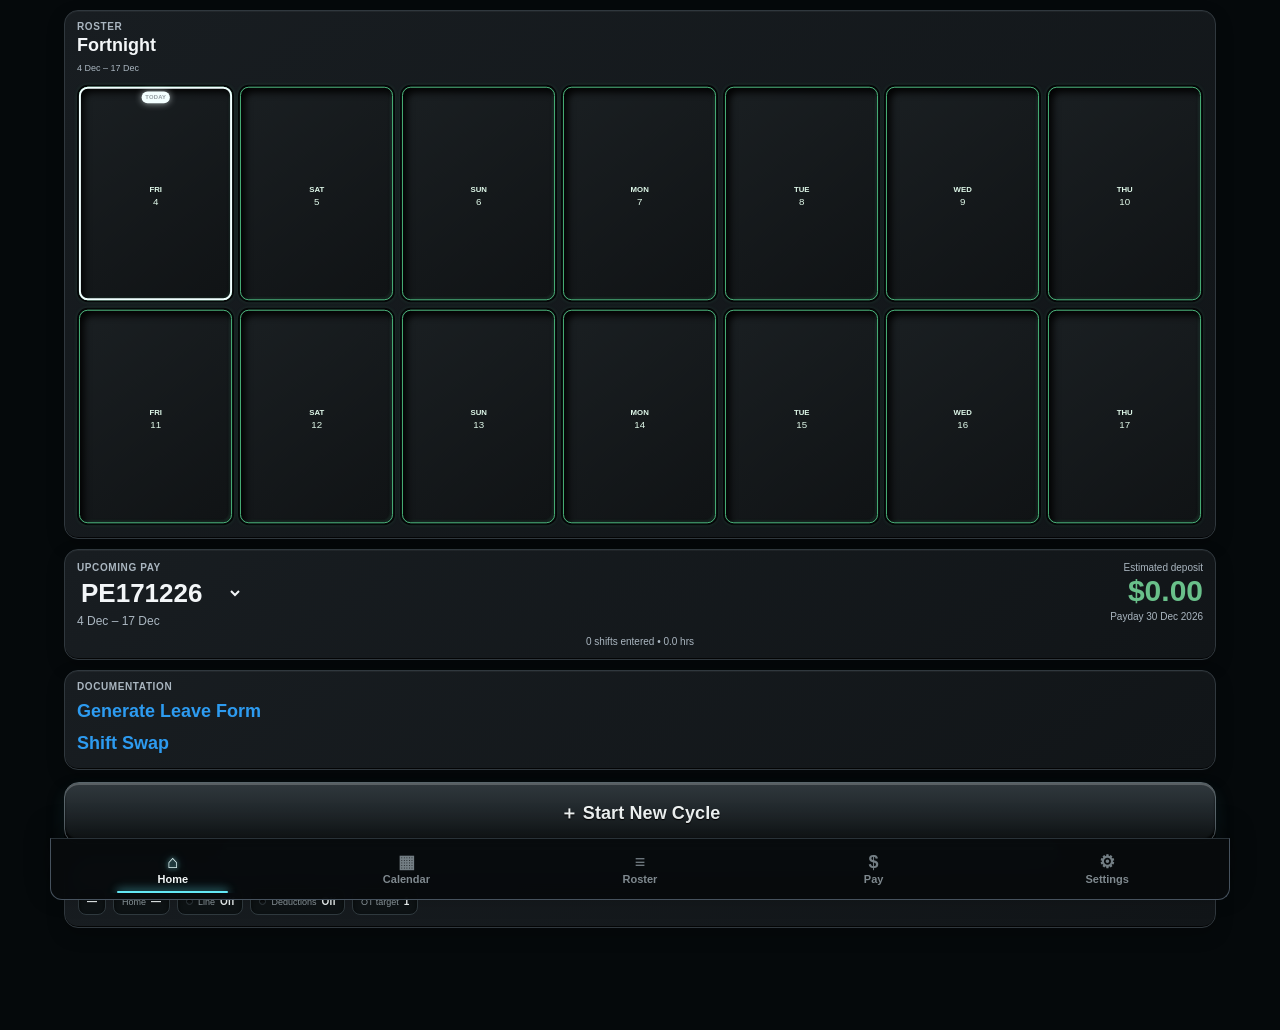
<file: index.html>
<!DOCTYPE html>

<html lang="en">
<head>
<meta charset="utf-8"/>
<meta content="width=device-width,initial-scale=1,viewport-fit=cover" name="viewport"/>
<meta content="yes" name="apple-mobile-web-app-capable"/>
<meta content="ShiftMate" name="apple-mobile-web-app-title"/>
<meta content="black-translucent" name="apple-mobile-web-app-status-bar-style"/>
<title>ShiftMate</title>
<link href="styles.css?v=3.1.9-roster-time-fix" rel="stylesheet"/>
<link href="apple-touch-icon.png?v=3.1.9-roster-time-fix" rel="apple-touch-icon"/>
<link href="manifest.json?v=3.1.9-roster-time-fix" rel="manifest"/>
<meta content="#05090b" name="theme-color"/>
</head>
<body>

<div class="app-shell">
<main>
<section class="screen active" id="home">
<div class="card upcoming-card fortnight-card">
<div class="upcoming-head fortnight-head"><div><span class="eyebrow">Roster</span><h2>Fortnight</h2><small class="field-note" id="homeFortnightRange"></small></div></div>
<div aria-label="Fourteen day roster" class="week-strip fortnight-strip" id="homeWeekStrip"></div>
</div>
<div class="card current-card">
<div><span class="eyebrow">Upcoming pay</span><select aria-label="Select pay cycle" class="home-pe-select" id="homeCycleSelect"></select><small class="cycle-range-sub" id="homeCycleRange">—</small></div>
<div class="home-net"><span>Estimated deposit</span><strong id="homeNet">$0.00</strong><small id="homeCurrentPayday">Payday —</small></div>
<div class="home-roster-status" id="homeRosterStatus">0 shifts entered • 0.0 hrs</div>
</div>
<div class="card home-doc-card"><span class="eyebrow">Documentation</span><div class="home-doc-actions"><button aria-label="Generate leave form" class="home-doc-link" id="homeGenerateLeave" type="button">Generate Leave Form</button><button aria-label="Generate shift swap form" class="home-doc-link" id="homeGenerateSwap" type="button">Shift Swap</button></div></div>
<div style="margin-bottom:12px"><button class="primary home-new-cycle" id="homeNewCycle" type="button">＋ Start New Cycle</button></div>
<button aria-label="Open settings" class="card home-settings-summary" id="homeSettingsSummary" type="button"><span class="eyebrow">Active settings</span><div class="home-settings-chips" id="homeSettingsChips"></div></button>
</section>
<section class="screen" id="roster">
<div class="card">
<div class="screen-heading">
<div><span class="eyebrow">Roster</span><h2 id="rosterRange">Fortnight</h2></div>
<button class="ghost" id="clearRoster">Clear shifts</button>
</div>
<div class="roster-period-control">
<label>Period End<input id="periodEndDate" type="date"/></label>
<input id="startDate" type="hidden"/>
</div>
</div>
<div class="day-list" id="dayList"></div>
<div class="card roster-complete">
<span class="eyebrow">Current estimate</span>
<div class="roster-summary">
<div><span>Gross</span><strong id="rosterGross">$0.00</strong></div>
<div><span>Tax</span><strong id="rosterTax">$0.00</strong></div>
<div class="roster-net"><span>Estimated deposit</span><strong id="rosterNet">$0.00</strong></div>
<div><span>Hours</span><strong id="rosterHours">0.0</strong></div>
</div>
<div class="action-grid roster-actions">
<button class="primary" id="rosterSaveCycle">Save Pay Cycle</button>
<button class="secondary" id="rosterNewCycle">Start Next Pay Cycle</button>
</div>
</div>
</section>
<section class="screen calendar-screen" id="calendar">
<div class="card calendar-card calendar-scroll-card">
<div class="calendar-fixed-head">
<div class="calendar-scroll-head">
<div><span class="eyebrow">Roster calendar</span><h2>Calendar</h2></div>
<div class="calendar-head-actions"><button class="secondary compact-button" id="calendarOtCompare" type="button">Compare OT</button><button class="secondary compact-button" id="shareRoster" type="button">Share Roster</button></div>
</div>
<div aria-label="Calendar legend" class="calendar-legend">
<span class="legend-swatch solid"></span><span>Actual</span>
<span class="legend-swatch outline"></span><span>Projected</span>
<span class="legend-stars legend-good">☆</span><span>Good</span>
<span class="legend-stars legend-best">★</span><span>Best</span>
</div>
<small class="ot-target-note" id="otTargetNote">Recommendations optimised for 1 OT shift per fortnight</small>
<p class="helper" hidden="" id="calendarProjectionStatus"></p>
</div>
<div class="calendar-months" id="calendarMonths"></div><div class="calendar-loading" id="calendarLoading" hidden><span class="loading-lamp"></span><span>Loading…</span></div>
<button class="calendar-today-float" hidden="" id="calendarTodayFloat" type="button">Today</button>
</div>
<div aria-live="polite" class="calendar-context-tray" id="calendarContextTray">
<div class="context-panel projected-net-card" hidden="" id="calendarProjectionPay"></div>
<div class="context-panel calendar-detail" hidden="" id="calendarDetail"></div>
</div>
<div class="share-sheet" hidden="" id="shareRosterSheet">
<div class="share-sheet-card">
<span class="eyebrow">Share actual roster</span><h3>Export range</h3>
<button data-share-range="current" type="button">Current fortnight</button>
<button data-share-range="4weeks" type="button">Next 4 weeks</button>
<button data-share-range="6weeks" type="button">Next 6 weeks</button>
<button data-share-range="12weeks" type="button">Next 12 weeks</button>
<button data-share-range="future" type="button">All entered future shifts</button>
<button class="ghost" id="shareRosterCancel" type="button">Cancel</button>
<small>Only entered/actual roster shifts are exported.</small>
</div>
</div>


</section>
<section class="screen" id="pay">
<div class="card pay-summary-card">
<div class="screen-heading">
<div>
<span class="eyebrow" id="payStatusLabel">Upcoming pay</span>
<h2 id="payRange">Current fortnight</h2>
<small class="field-note" id="payPayday">Payday —</small>
</div>
<button class="ghost compact-button" hidden="" id="backToUpcomingPay" type="button">Upcoming</button>
</div>
<div class="pay-main-net">
<span>Estimated bank deposit</span>
<strong id="net">$0.00</strong>
</div>
<div class="pay-quick-grid">
<div><span>Gross</span><strong id="gross">$0.00</strong></div>
<div><span>Estimated tax</span><strong id="tax">$0.00</strong></div>
<div><span>Worked hours</span><strong id="hours">0.0</strong></div>
<div><span>Net / worked hour</span><strong id="netHourly">$0.00</strong></div>
</div>
<details class="pay-breakdown">
<summary>Show calculation breakdown</summary>
<div class="pay-breakdown-grid">
<div><span>Worked shifts</span><strong id="workedPay">$0.00</strong></div>
<div><span>Annual leave</span><strong id="annualLeavePay">$0.00</strong></div>
<div><span>Sick / personal leave</span><strong id="sickLeavePay">$0.00</strong></div>
<div><span>Long service leave</span><strong id="lslPay">$0.00</strong></div>
<div><span>Leave without pay</span><strong id="lwopPay">$0.00</strong></div>
<details class="allowance-breakdown public-holiday-breakdown">
<summary><span>Public holidays</span><strong id="publicHolidayPay">$0.00</strong></summary>
<div class="allowance-breakdown-list" id="publicHolidayBreakdownList"></div>
</details>
<details class="allowance-breakdown">
<summary>
<span>Allowances &amp; higher duties</span>
<strong id="extrasPay">$0.00</strong>
</summary>
<div class="allowance-breakdown-list" id="allowanceBreakdownList"></div>
</details>
<div><span>Additional hours</span><strong id="additionalHoursPay">$0.00</strong></div>
<div><span>Taxable pay</span><strong id="taxable">$0.00</strong></div>
</div>
</details>
</div>
<div class="card home-stats-card">
<div class="screen-heading">
<div>
<span class="eyebrow">Financial year</span>
<h2 id="homeFyLabel">—</h2>
</div>
<span class="home-cycle-count" id="homeCycleCount">0 pays</span>
</div>
<div class="home-stats-grid fy-grid">
<div><span>Gross saved</span><strong id="homeFyGross">$0.00</strong></div>
<div><span>Net saved</span><strong id="homeFyNet">$0.00</strong></div>
<div><span>Estimated tax</span><strong id="homeFyTax">$0.00</strong></div>
<div><span>Hours recorded</span><strong id="homeFyHours">0.0</strong></div>
<div><span>Average net / pay</span><strong id="homeFyAvgNet">$0.00</strong></div>
<div><span>Average hours / pay</span><strong id="homeFyAvgHours">0.0</strong></div>
<div><span>Actual deposits logged</span><strong id="homeFyActualCount">0</strong></div>
<div><span>Total pay difference</span><strong id="homeFyDifference">$0.00</strong></div>
</div>
<div class="home-payday-row">
<span>Next payday</span>
<strong id="homePayday">—</strong>
</div>
<div class="home-last-actual" hidden="" id="homeLastActual">
<div>
<span>Last actual deposit</span>
<strong id="homeLastActualAmount">$0.00</strong>
</div>
<div>
<span>Difference</span>
<strong id="homeLastActualDifference">$0.00</strong>
</div>
</div>
</div>
<div class="card pay-cycles-card">
<div class="screen-heading">
<div><span class="eyebrow">Pays</span><h2>Pay cycles</h2></div>
</div>
<div class="pay-cycle-list" id="payCycleList"></div>
</div>
</section>
<section class="screen" id="saved">
<div id="savedIndex">
<div class="card">
<div class="screen-heading">
<div><span class="eyebrow">History</span><h2>Saved pays</h2></div>
</div>
<p class="helper">Open any fortnight later to add overtime, amend shifts, record the actual deposit or add notes.</p>
<label class="saved-filter-label">Show
        <select id="savedFilter">
<option value="all">All saved pays</option>
<option value="needs-actual">Needs actual deposit</option>
<option value="paid">Paid</option>
<option value="current">Current / awaiting</option>
<option value="future">Future</option>
<option value="past">Archived</option>
</select>
</label>
<div class="saved-list" id="savedList"></div>
</div>
</div>
<div hidden="" id="savedDetail">
<button class="ghost back-button" id="backSaved">← Back</button>
<div class="card">
<div class="saved-detail-head">
<div>
<span class="eyebrow">Saved cycle</span>
<h2 id="detailTitle">Pay cycle</h2>
<span class="status-pill current" id="detailStatusPill">Current</span>
</div>
<strong class="detail-estimate" id="detailEstimate">$0.00</strong>
</div>
<div class="metric-grid compact">
<div class="metric"><span>Estimated</span><strong id="detailEstimated">$0.00</strong></div>
<div class="metric"><span>Actual</span><strong id="detailActual">—</strong></div>
<div class="metric highlight wide"><span>Difference</span><strong id="detailDifference">—</strong></div>
</div>
<div class="form-grid two">
<label>Status
          <select id="detailStatus">
<option value="current">Current</option>
<option value="awaiting">Awaiting pay</option>
<option value="paid">Paid</option>
</select>
</label>
<label>Actual bank deposit<input id="detailActualInput" placeholder="e.g. 3321.05" step="0.01" type="number"/></label>
<label class="wide">Notes<textarea id="detailNotes" placeholder="Overtime, shift swaps, higher duties, approvals..." rows="5"></textarea></label>
</div>
<div class="action-grid">
<button class="primary" id="editSavedCycle">Open roster and edit</button>
<button class="secondary" id="saveSavedDetails">Save details</button>
</div>
</div>
</div>
</section>
<section class="screen" id="settings">
<div class="card settings-card">
<div class="screen-heading">
<div><span class="eyebrow">Settings</span><h2>Employment and deductions</h2></div>
</div>
<p class="helper settings-helper">Select your current PTA level and enter only your personal deductions.</p>
<details class="settings-section" open="">
<summary><span>Employment</span><small>Select your current PTA level</small></summary>
<div class="form-grid settings-grid employment-level-grid">
<label class="settings-wide">Current level<select id="classification">
<option value="">Select level…</option><option value="TRAINEE">Trainee</option><option value="TO1">TO1</option><option value="TO2">TO2</option><option value="TO3">TO3</option><option value="TO4">TO4</option><option value="TO5">TO5</option><option value="FCO">First Class Officer</option><option value="STO1">STO1</option><option value="STO2">STO2</option><option value="STO3">STO3</option>
</select></label>
<label class="settings-wide">Home line<select id="homeLine">
<option value="">Select home line…</option>
<option value="FREMANTLE">Fremantle</option>
<option value="ARMADALE">Armadale</option>
<option value="PERTH">Perth</option>
<option value="MIDLAND">Midland</option>
<option value="AIRPORT">Airport</option>
<option value="YANCHEP">Yanchep</option>
<option value="MANDURAH">Mandurah</option>
<option value="ELLENBROOK">Ellenbrook</option>
<option value="YANCHEP_SOUTH">Yanchep South</option>
<option value="MANDURAH_NORTH">Mandurah North</option>
</select></label>
<label class="settings-wide">Current roster line<select id="rosterLineNumber"></select><small class="field-note">Sets the projection anchor for the roster rotation determined by your home line and current level.</small></label>
<label class="settings-wide">OT target per fortnight<select id="otTarget"><option value="1">1 shift</option><option value="2">2 shifts</option><option value="3">3 shifts</option><option value="4">4 shifts</option><option value="5">5 shifts</option></select><small class="field-note">Calendar recommendations optimise the selected number of picked-up OT shifts for estimated net pay.</small></label>
<div class="settings-note agreement-rate-summary" id="agreementRateSummary">The correct agreement rate will be selected automatically from the pay-cycle date.</div>
<p class="settings-note settings-wide">Choose the level shown on your payslip and your permanent home line. ShiftMate automatically selects the correct roster family from those settings. Enter only the roster line you are currently on. If roster office changes your line, update Current roster line and the future prediction will move with it. Actual entered rosters always override projections.</p>
</div>
</details>
<details class="settings-section" open="">
<summary><span>Personal details</span><small>Used for work documentation</small></summary>
<div class="form-grid settings-grid">
<label class="settings-wide">Employee name<input autocomplete="name" id="employeeName" placeholder="Full name" type="text"/></label>
<label class="settings-wide">Service number<input id="serviceNumber" inputmode="numeric" placeholder="Service number" type="text"/><small class="field-note">Used for leave documentation only.</small></label>
</div>
</details>
<details class="settings-section">
<summary><span>Public holidays</span><small>WA holidays and locally proclaimed dates</small></summary>
<div class="form-grid settings-grid">
<label class="settings-wide">Extra public holiday dates<input id="customPublicHolidays" placeholder="YYYY-MM-DD, YYYY-MM-DD" type="text"/></label>
<p class="settings-note">Standard statewide WA public holidays and substitute days are detected automatically. Add any special proclaimed or regional dates here.</p>
</div>
</details>
<details class="settings-section">
<summary><span>Personal deductions</span><small>Amounts specific to your own pay</small></summary>
<div class="form-grid settings-grid">
<label>Novated lease pre-tax<input id="lease" step="0.01" type="number"/></label>
<label>Salary sacrifice super pre-tax<input id="gesb" step="0.01" type="number"/></label>
<label>Other post-tax deductions<input id="postTax" step="0.01" type="number"/></label>
<label>Extra tax withheld / fortnight<input id="extraTax" step="0.01" type="number"/></label>
</div>
</details>
<details class="settings-section">
<summary><span>Backup and restore</span><small>Save a copy of your roster, settings and pay history</small></summary>
<div class="backup-actions">
<button class="secondary" id="exportBackup" type="button">Export backup</button>
<label class="import-backup-button">Import backup
          <input accept="application/json,.json" id="importBackup" type="file"/>
</label>
</div>
<p class="helper backup-helper">Importing replaces the current app data on this device.</p>
</details>
<details class="settings-section">
<summary><span>About</span><small>ShiftMate app information</small></summary>
<div class="settings-note settings-wide"><strong>ShiftMate</strong><br/>Version 3.1.9</div>
</details>
<div class="action-grid settings-actions">
<button class="primary" id="saveCurrent">Save settings</button>
<button class="danger" id="resetApp">Reset app data</button>
</div>
</div>
</section>
</main>
<div class="share-sheet book-off-sheet" hidden="" id="bookOffSheet">
<div class="share-sheet-card book-off-sheet-card">
<span class="eyebrow">Shift times changed</span>
<h3>Roster adjustment or book-off?</h3>
<div class="leave-form-range-summary" id="bookOffSummary"></div>
<p class="field-note">Choose Roster adjustment for event/operational time changes. Choose Book-off when part of the rostered shift was not worked and leave documentation is required.</p>
<button class="ghost" id="bookOffRosterAdjustment" type="button">Roster adjustment</button>
<button class="primary" id="bookOffConfirm" type="button">Book-off</button>
<button class="ghost" id="bookOffCancel" type="button">Cancel</button>
</div>
</div><div class="share-sheet leave-form-sheet" hidden="" id="leaveFormSheet">
<div class="share-sheet-card leave-form-sheet-card">
<span class="eyebrow">Leave documentation</span><h3 id="leaveFormSheetTitle">Generate leave form</h3>
<div class="leave-form-range-summary" id="leaveFormRangeSummary"></div>
<label class="leave-type-field">Leave type<select id="leaveFormType"><option value="">Select leave type…</option><option value="annual">Annual Leave</option><option value="lsl">Long Service Leave</option><option value="sick:illness">Personal Leave — Illness or injury</option><option value="sick:care">Personal Leave — Providing care/support to family</option><option value="sick:unanticipated">Personal Leave — Unanticipated matter requiring immediate attention</option><option value="bereavement">Bereavement Leave</option><option value="dil">Day In Lieu</option><option value="paid-parental">Paid Parental Leave</option><option value="unpaid-parental">Unpaid Parental Leave</option><option value="military">Military Leave</option><option value="union">Union Leave</option><option value="easter">Additional Day of Leave (Easter Sunday)</option><option value="other">Other</option></select></label>
<div class="leave-form-edit-grid">
<label>Start date<input id="leaveFormStart" type="date"/></label>
<label>End date<input id="leaveFormEnd" type="date"/></label>
<div class="leave-form-hours-fields" id="leaveFormHoursFields"></div>
</div>
<label>Contactable while on leave?
        <select id="leaveContactable"><option value="yes">Yes</option><option value="no">No</option></select>
</label>
<label>Evidence attached?
        <select id="leaveEvidence"><option value="no">No</option><option value="yes">Yes</option></select>
</label>
<label>Comments (optional)<textarea id="leaveFormComments" placeholder="Optional" rows="2"></textarea></label>
<button class="primary" id="generateLeaveDocument" type="button">Generate leave form</button>
<button class="primary" id="leaveFormCancel" type="button">Cancel</button>
<small>The generated form opens ready to print or save as PDF. Employee signature remains blank.</small>
</div>
</div>
<div class="share-sheet shift-swap-sheet" hidden="" id="shiftSwapSheet">
<div class="share-sheet-card shift-swap-card">
<div class="roster-scan-head"><div><span class="eyebrow">Documentation</span><h3>Shift Swap</h3></div></div>
<div aria-label="Swap type" class="swap-mode-grid" role="group">
<button class="swap-mode active" data-swap-mode="single" type="button">Single Day</button>
<button class="swap-mode" data-swap-mode="roster" type="button">Roster Swap</button>
</div>
<div class="swap-calendar-wrap" id="swapCalendarWrap"><span class="eyebrow">Select a date</span><div class="calendar-months swap-calendar" id="swapCalendar"></div></div>
<div class="swap-form-grid" id="swapSingleFields">
<div class="swap-person-panel">
<span class="eyebrow">Requesting Employee</span><strong id="swapRequestingName">—</strong><small id="swapRequestingService">Service No: —</small>
<label>Date<input id="swapRequestDate" type="date"/></label><label>Shift / Duty<select id="swapRequestShift"></select></label>
<div class="swap-time-grid"><label>Start<input id="swapRequestStart" type="time"/></label><label>Finish<input id="swapRequestFinish" type="time"/></label></div>
</div>
<div class="swap-person-panel">
<span class="eyebrow">Replacement Employee</span><label>Name<input autocomplete="off" id="swapPartnerName" placeholder="Full name" type="text"/></label><label>Service No<input id="swapPartnerService" inputmode="numeric" placeholder="Service number" type="text"/></label>
<label>Date<input id="swapPartnerDate" type="date"/></label><label>Shift / Duty<select id="swapPartnerShift"></select></label>
<div class="swap-time-grid"><label>Start<input id="swapPartnerStart" type="time"/></label><label>Finish<input id="swapPartnerFinish" type="time"/></label></div>
</div>
</div>
<div class="swap-roster-note" hidden="" id="swapRosterNote">Roster Swap uses the selected roster period ending date as <strong>PEddmmyyyy</strong>.</div>
<div class="swap-options"><label><input id="swapContingent" type="checkbox"/> Contingent / connected swap</label><label><input id="swapNeutralCost" type="checkbox"/> Reduce / forego travel allowance if required for cost neutrality</label><label hidden="" id="swapOthersWrap">Name of others involved<input id="swapOthers" type="text"/></label></div>
<button class="primary" id="generateShiftSwap" type="button">Generate Shift Swap Form</button><button class="ghost" id="shiftSwapCancel" type="button">Cancel</button>
<small>The app only generates the official form. It does not change the roster or submit the request.</small>
</div>
</div>
<datalist id="partnerSuggestions"></datalist>
<div class="toast" id="toast"></div>
</div>

<div class="shift-details-portal" id="shiftDetailsPortal" hidden>
  <div class="shift-details-portal-stage" id="shiftDetailsPortalStage"></div>
</div>

<nav class="bottom-nav">
<button class="nav-button active" data-go="home"><span class="nav-icon">⌂</span><span>Home</span></button>
<button class="nav-button" data-go="calendar"><span class="nav-icon">▦</span><span>Calendar</span></button>
<button class="nav-button" data-go="roster"><span class="nav-icon">≡</span><span>Roster</span></button>
<button class="nav-button" data-go="pay"><span class="nav-icon">$</span><span>Pay</span></button>
<button class="nav-button" data-go="settings"><span class="nav-icon">⚙</span><span>Settings</span></button>
</nav>
<script src="agreementData.js?v=8.3"></script>
<script src="shiftData.js?v=1.0.14"></script>
<script src="payCalculator.js?v=1.0.14"></script>
<script src="storage.js?v=8.3"></script>
<script src="app.js?v=3.1.9-roster-time-fix"></script>
</body>
</html>
</file>
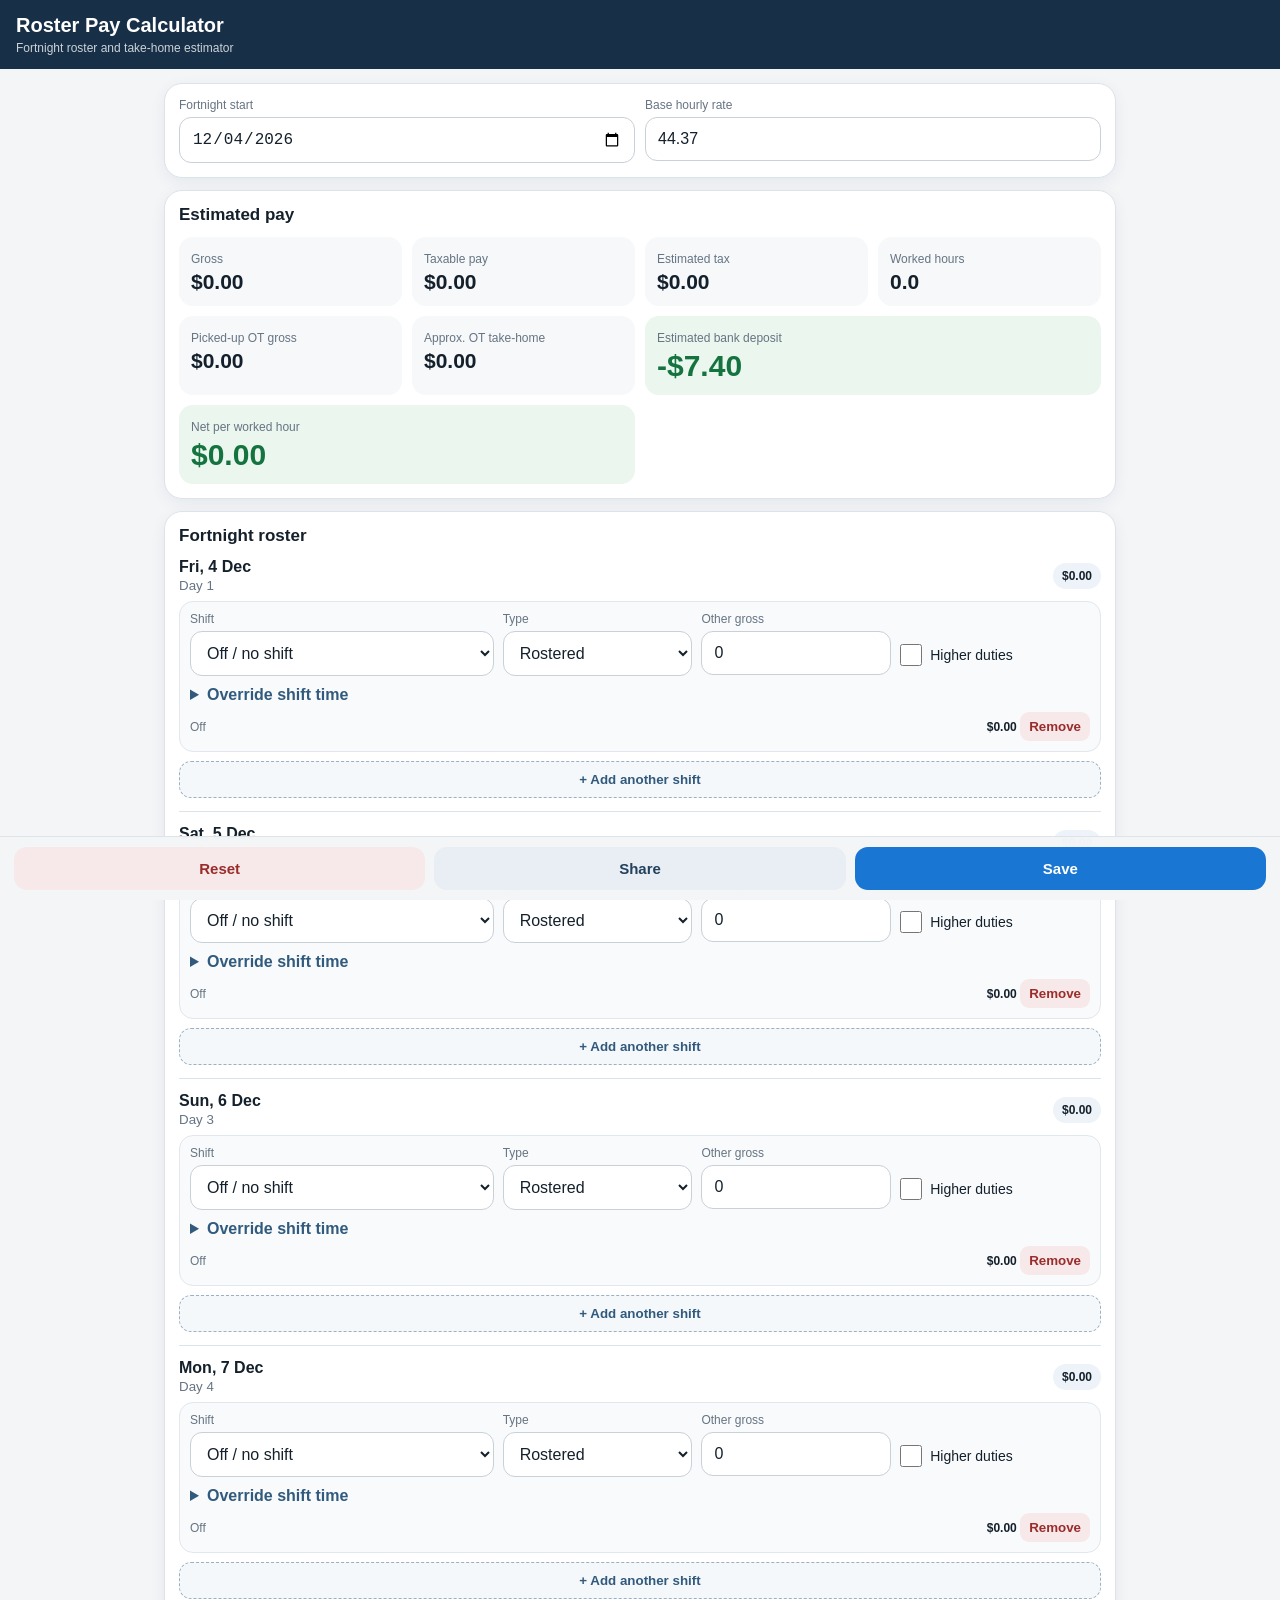
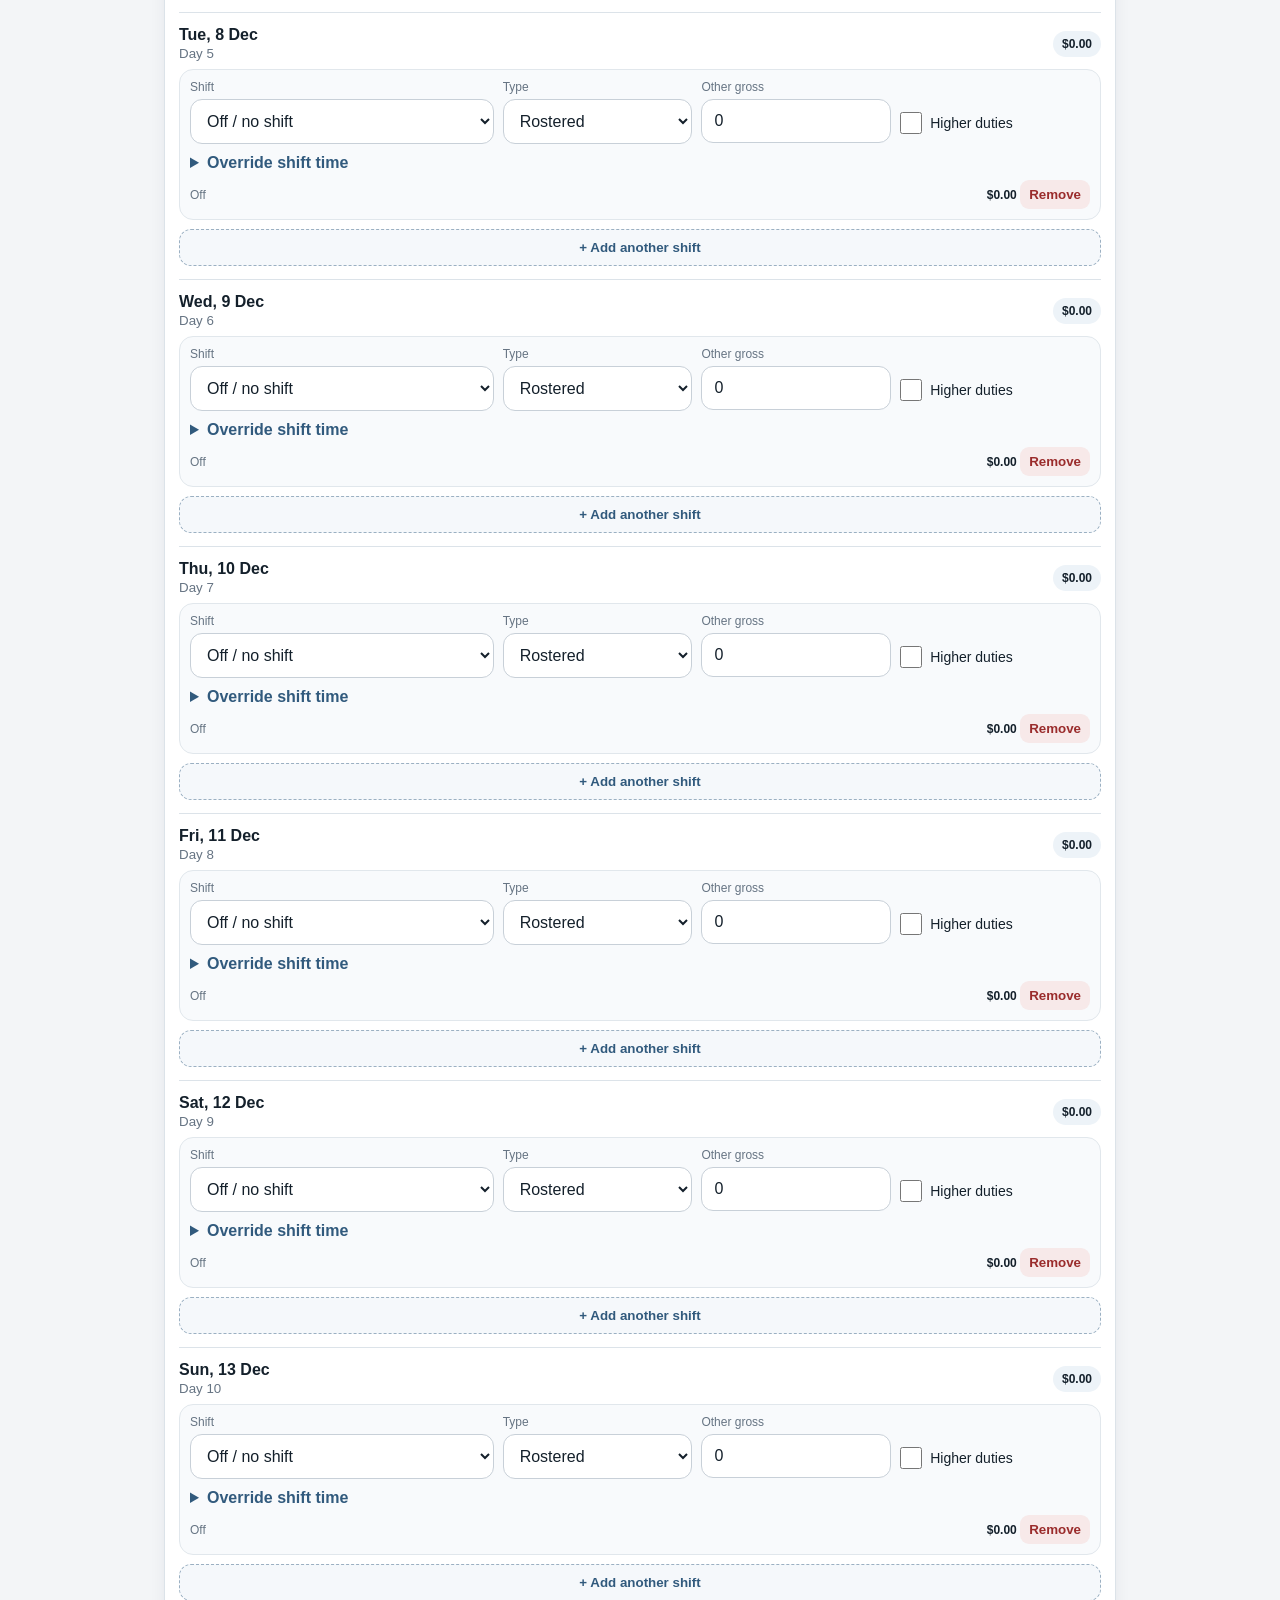
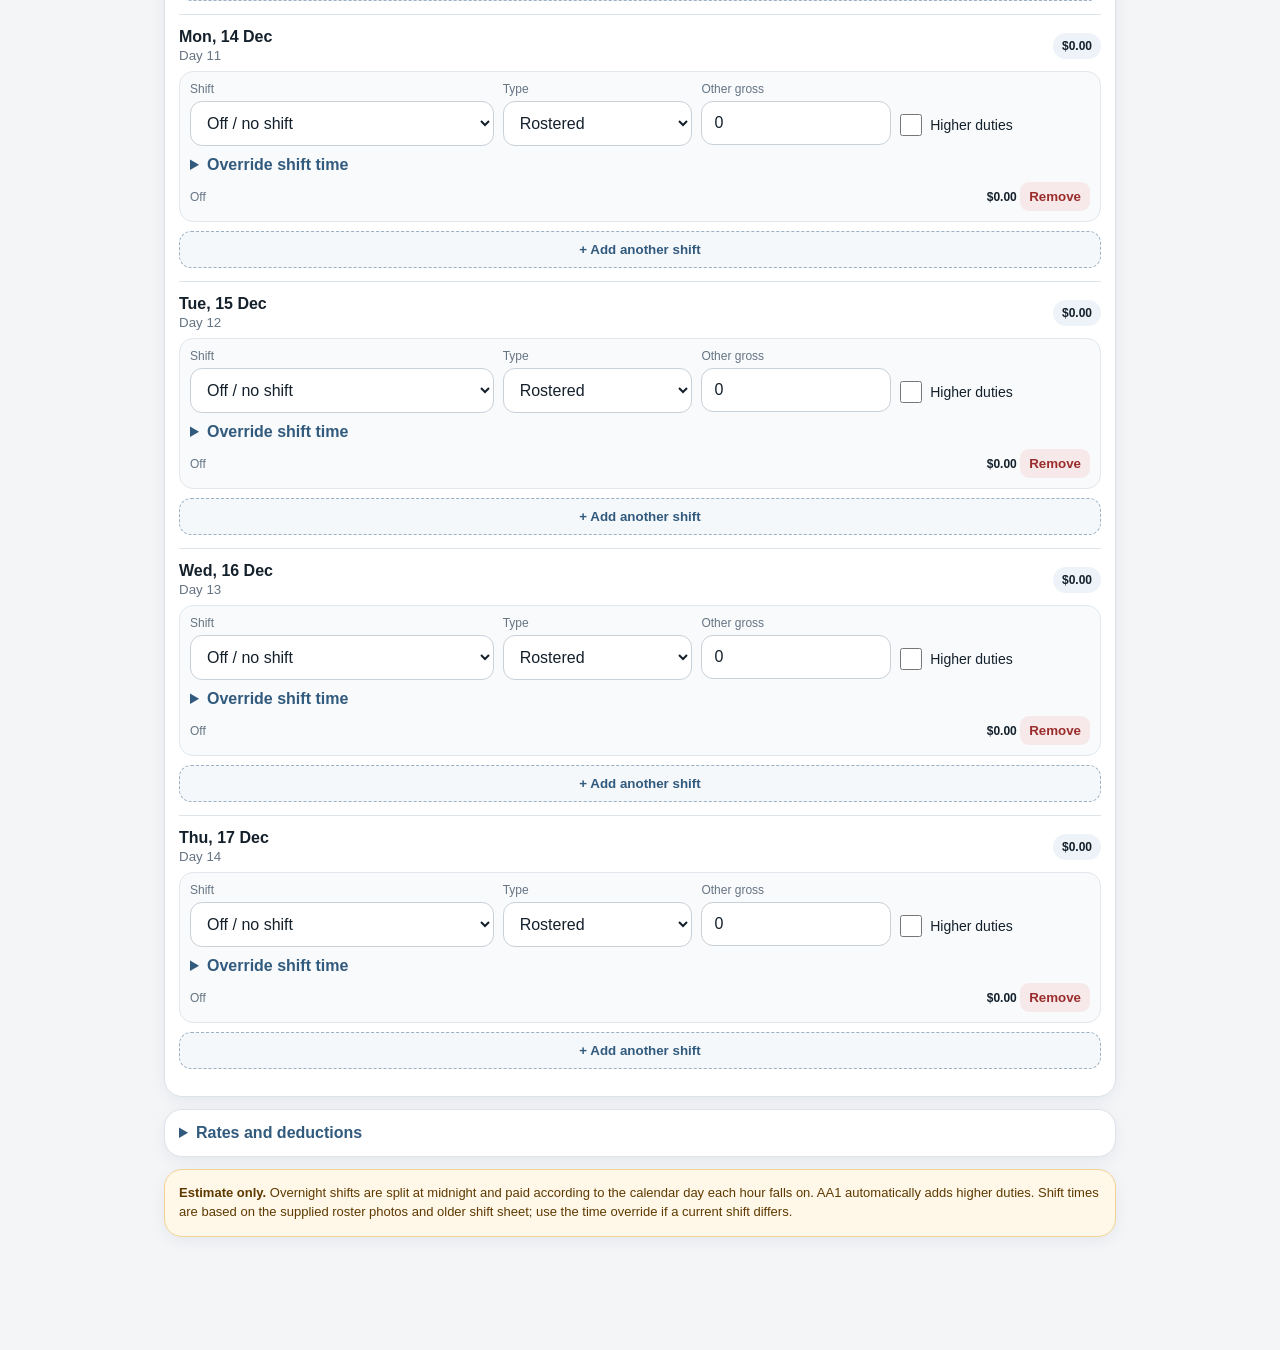
<file: index-2.html>
<!doctype html>
<html lang="en">
<head>
<meta charset="utf-8">
<meta name="viewport" content="width=device-width,initial-scale=1,viewport-fit=cover">
<meta name="theme-color" content="#102a43">
<meta name="apple-mobile-web-app-capable" content="yes">
<meta name="apple-mobile-web-app-status-bar-style" content="black-translucent">
<meta name="apple-mobile-web-app-title" content="Pay Calc">
<title>Roster Pay Calculator</title>
<style>
:root{--bg:#f3f5f7;--card:#fff;--ink:#14202b;--muted:#667483;--brand:#102a43;--accent:#1976d2;--good:#14733f;--line:#dce3e9;--warn:#8a4b00}
*{box-sizing:border-box}html{background:var(--bg)}body{margin:0;font-family:-apple-system,BlinkMacSystemFont,"Segoe UI",Roboto,Arial,sans-serif;background:var(--bg);color:var(--ink)}
header{position:sticky;top:0;z-index:20;background:rgba(16,42,67,.97);color:#fff;padding:max(14px,env(safe-area-inset-top)) 16px 14px;backdrop-filter:blur(14px)}
header h1{font-size:20px;margin:0}header p{font-size:12px;margin:4px 0 0;opacity:.78}
main{max-width:980px;margin:auto;padding:14px 14px calc(100px + env(safe-area-inset-bottom))}
.card{background:var(--card);border:1px solid var(--line);border-radius:18px;padding:14px;margin-bottom:12px;box-shadow:0 4px 16px rgba(16,42,67,.06)}
h2{font-size:17px;margin:0 0 12px}.grid2{display:grid;grid-template-columns:1fr 1fr;gap:10px}.grid3{display:grid;grid-template-columns:repeat(3,1fr);gap:10px}
label{font-size:12px;color:var(--muted);display:block}input,select{width:100%;margin-top:5px;padding:12px;border:1px solid #c8d0d8;border-radius:12px;font-size:16px;background:#fff;color:var(--ink)}
.summary{display:grid;grid-template-columns:1fr 1fr;gap:10px}.metric{background:#f6f8fa;border-radius:14px;padding:12px}.metric span{font-size:12px;color:var(--muted)}.metric b{display:block;font-size:21px;margin-top:3px}
.metric.hero{grid-column:1/-1;background:#eaf6ee}.metric.hero b{font-size:30px;color:var(--good)}
.day-card{border-top:1px solid var(--line);padding:13px 0}.day-card:first-child{border-top:0;padding-top:0}.day-head{display:flex;justify-content:space-between;align-items:center;margin-bottom:8px}
.day-head strong{font-size:16px}.day-head small{display:block;color:var(--muted);margin-top:2px}.day-total{font-size:12px;font-weight:800;background:#edf3f8;border-radius:999px;padding:6px 9px}
.shift-row{background:#f8fafc;border:1px solid #e1e7ec;border-radius:14px;padding:10px;margin-top:8px}.fields{display:grid;grid-template-columns:1.4fr 1fr;gap:9px}.check{display:flex;align-items:center;gap:8px;padding-top:22px}.check input{width:22px;height:22px;margin:0}.check span{font-size:14px;color:var(--ink)}
.row-meta{display:flex;justify-content:space-between;align-items:center;margin-top:8px;font-size:12px;color:var(--muted)}.row-meta b{color:var(--ink)}.remove{border:0;background:#f7e9e9;color:#9a2c2c;border-radius:9px;padding:7px 9px;font-weight:700}
.add-shift{width:100%;border:1px dashed #9bb0c2;background:#f5f8fb;color:#315a7d;border-radius:12px;padding:10px;font-weight:800;margin-top:9px}
details{margin-top:10px}summary{font-weight:700;color:#315a7d;cursor:pointer}.settings{display:grid;grid-template-columns:1fr 1fr;gap:10px;margin-top:10px}
.notice{background:#fff7e8;border-color:#f2d395;font-size:13px;line-height:1.45;color:#5f3a00}
.bottom{position:fixed;left:0;right:0;bottom:0;display:flex;gap:9px;padding:10px 14px calc(10px + env(safe-area-inset-bottom));background:rgba(243,245,247,.97);border-top:1px solid var(--line);backdrop-filter:blur(12px);z-index:30}
.bottom button{flex:1;border:0;border-radius:13px;padding:13px;font-weight:800;font-size:15px}.primary{background:var(--accent);color:#fff}.secondary{background:#e8eef4;color:#23415d}.danger{background:#f7e9e9;color:#9a2c2c}
#toast{position:fixed;left:50%;bottom:95px;transform:translate(-50%,20px);background:#14202b;color:#fff;padding:10px 14px;border-radius:999px;opacity:0;pointer-events:none;transition:.2s;z-index:50;font-size:13px}#toast.show{opacity:1;transform:translate(-50%,0)}
@media(min-width:720px){.summary{grid-template-columns:repeat(4,1fr)}.metric.hero{grid-column:span 2}.fields{grid-template-columns:1.6fr 1fr 1fr 1fr}.settings{grid-template-columns:repeat(4,1fr)}}
</style>
</head>
<body>
<header><h1>Roster Pay Calculator</h1><p>Fortnight roster and take-home estimator</p></header>
<main>
<section class="card grid2">
<label>Fortnight start<input id="startDate" type="date"></label>
<label>Base hourly rate<input id="baseRate" type="number" step=".01" value="44.37"></label>
</section>
<section class="card">
<h2>Estimated pay</h2>
<div class="summary">
<div class="metric"><span>Gross</span><b id="gross">$0</b></div>
<div class="metric"><span>Taxable pay</span><b id="taxable">$0</b></div>
<div class="metric"><span>Estimated tax</span><b id="tax">$0</b></div>
<div class="metric"><span>Worked hours</span><b id="hours">0</b></div>
<div class="metric"><span>Picked-up OT gross</span><b id="otGross">$0</b></div>
<div class="metric"><span>Approx. OT take-home</span><b id="otNet">$0</b></div>
<div class="metric hero"><span>Estimated bank deposit</span><b id="net">$0</b></div>
<div class="metric hero"><span>Net per worked hour</span><b id="netHourly">$0</b></div>
</div>
</section>
<section class="card"><h2>Fortnight roster</h2><div id="roster"></div></section>
<details class="card">
<summary>Rates and deductions</summary>
<div class="settings">
<label>Weekday multiplier<input id="wdMult" type="number" step=".01" value="1"></label>
<label>Saturday multiplier<input id="satMult" type="number" step=".01" value="1.5"></label>
<label>Sunday multiplier<input id="sunMult" type="number" step=".01" value="2"></label>
<label>Picked-up OT multiplier<input id="otMult" type="number" step=".01" value="1.8"></label>
<label>Higher duties / hr<input id="hdRate" type="number" step=".01" value="4.87"></label>
<label>Morn/afternoon allowance / hr<input id="maRate" type="number" step=".01" value="4.87"></label>
<label>Night allowance / hr<input id="nightRate" type="number" step=".01" value="5.77"></label>
<label>Novated lease pre-tax<input id="lease" type="number" step=".01" value="546.95"></label>
<label>GESB pre-tax<input id="gesb" type="number" step=".01" value="100"></label>
<label>Other pre-tax<input id="otherPre" type="number" step=".01" value="0"></label>
<label>Post-tax deductions<input id="postTax" type="number" step=".01" value="7.40"></label>
<label>Tax calibration<input id="calibration" type="number" step=".01" value="87"></label>
</div>
</details>
<section class="card notice"><b>Estimate only.</b> Overnight shifts are split at midnight and paid according to the calendar day each hour falls on. AA1 automatically adds higher duties. Shift times are based on the supplied roster photos and older shift sheet; use the time override if a current shift differs.</section>
</main>
<div class="bottom"><button id="reset" class="danger">Reset</button><button id="share" class="secondary">Share</button><button id="save" class="primary">Save</button></div>
<div id="toast"></div>
<script>
const SHIFT_DATA={"2A":{"name":"Delta Afternoon","category":"Delta","allowance":"Morn/Aft","times":{"sun":["15:30","01:30"],"monthu":["15:30","01:30"],"fri":["16:30","03:30"],"sat":["16:30","03:30"]}},"2M":{"name":"Delta Morning","category":"Delta","allowance":"Morn/Aft","times":{"sun":["05:30","15:30"],"monthu":["05:30","15:30"],"fri":["05:30","16:30"],"sat":["05:30","16:30"]}},"AR":{"name":"Armadale Station","category":"Station","allowance":"Morn/Aft","times":{"sun":["15:30","01:30"],"monthu":["15:30","01:30"],"fri":["16:30","03:30"],"sat":["16:30","03:30"]}},"KL":{"name":"Kelmscott Station","category":"Station","allowance":"Morn/Aft","times":{"sun":["15:15","01:15"],"monthu":["15:15","01:15"],"fri":["16:30","03:30"],"sat":["16:30","03:30"]}},"GS":{"name":"Gosnells Station","category":"Station","allowance":"Morn/Aft","times":{"sun":["15:00","01:00"],"monthu":["15:00","01:00"],"fri":["16:15","03:15"],"sat":["16:15","03:15"]}},"CA":{"name":"Cannington Station","category":"Station","allowance":"Morn/Aft","times":{"sun":["14:45","00:45"],"monthu":["14:45","00:45"],"fri":["16:00","03:00"],"sat":["16:00","03:00"]}},"OS":{"name":"Oats Street Station","category":"Station","allowance":"Morn/Aft","times":{"sun":["14:30","00:30"],"monthu":["14:30","00:30"],"fri":["15:30","02:45"],"sat":["15:30","02:45"]}},"BR":{"name":"Burswood Station","category":"Station","allowance":"Morn/Aft","times":{"sun":["14:30","00:30"],"monthu":["14:30","00:30"],"fri":["15:45","02:45"],"sat":["15:45","02:45"]}},"TH":{"name":"Thornlie","category":"Station","allowance":"Morn/Aft","times":{"sun":["15:00","01:00"],"monthu":["15:00","01:00"],"fri":["15:00","01:00"],"sat":["15:00","01:00"]}},"VP":{"name":"Victoria Park Station","category":"Station","allowance":"Morn/Aft","times":{"sun":["14:30","00:30"],"monthu":["14:30","00:30"],"fri":["15:30","02:45"],"sat":["15:30","02:45"]}},"20":{"name":"Train Riding 20","category":"Train Riding","allowance":"Morn/Aft","times":{"sun":["14:45","00:45"],"monthu":["14:45","00:45"],"fri":["16:00","02:00"],"sat":["16:00","02:00"]}},"21":{"name":"Train Riding 21","category":"Train Riding","allowance":"Morn/Aft","times":{"sun":["15:00","01:00"],"monthu":["15:00","01:00"],"fri":["17:00","03:00"],"sat":["17:15","03:15"]}},"22":{"name":"Train Riding 22","category":"Train Riding","allowance":"Morn/Aft","times":{"sun":["15:00","01:00"],"monthu":["15:00","01:00"],"fri":["17:00","03:00"],"sat":["17:15","03:15"]}},"23":{"name":"Train Riding 23","category":"Train Riding","allowance":"Morn/Aft","times":{"sun":["15:00","01:00"],"monthu":["15:00","01:00"],"fri":["17:00","03:00"],"sat":["17:15","03:15"]}},"24":{"name":"Train Riding 24","category":"Train Riding","allowance":"Morn/Aft","times":{"sun":["15:15","01:15"],"monthu":["15:15","01:15"],"fri":["15:15","01:15"],"sat":["15:15","01:15"]}},"25":{"name":"Train Riding 25","category":"Train Riding","allowance":"Morn/Aft","times":{"sun":["15:00","01:00"],"monthu":["15:00","01:00"],"fri":["17:00","03:00"],"sat":["17:00","03:00"]}},"91":{"name":"Shift 91","category":"Other","allowance":"Morn/Aft","times":{"sun":["14:45","00:45"],"monthu":["14:45","00:45"],"fri":["16:45","02:45"],"sat":["16:45","02:45"]}},"20V":{"name":"20V","category":"Other","allowance":"Morn/Aft","times":{"sun":["06:00","16:00"],"monthu":["05:00","15:00"],"fri":["05:00","15:00"],"sat":["05:00","15:00"]}},"21V":{"name":"21V","category":"Other","allowance":"Morn/Aft","times":{"sun":["07:00","17:00"],"monthu":["05:30","15:30"],"fri":["05:30","15:30"],"sat":["05:30","15:30"]}},"2DT":{"name":"2DT","category":"Other","allowance":"Morn/Aft","times":{"sun":["06:00","16:00"],"monthu":["05:00","15:00"],"fri":["05:00","15:00"],"sat":["05:00","15:00"]}},"AA1":{"name":"AA1 Higher Duties","category":"Higher Duties","allowance":"Morn/Aft","times":{"sun":["15:30","01:30"],"monthu":["15:30","01:30"],"fri":["17:30","03:30"],"sat":["17:30","03:30"]}},"AC":{"name":"AC","category":"Other","allowance":"","times":{"sun":[null,null],"monthu":["07:30","17:30"],"fri":["07:30","17:30"],"sat":[null,null]}},"BF":{"name":"BF","category":"Other","allowance":"Morn/Aft","times":{"sun":["15:15","01:15"],"monthu":["15:15","01:15"],"fri":["16:15","03:15"],"sat":["16:15","03:15"]}},"CAM":{"name":"CAM","category":"Other","allowance":"Morn/Aft","times":{"sun":["05:30","15:30"],"monthu":["05:30","15:30"],"fri":["05:30","16:30"],"sat":["05:30","16:30"]}},"3A":{"name":"3A","category":"Other","allowance":"","times":{"sun":["10:45","20:45"],"monthu":["10:45","20:45"],"fri":["10:45","20:45"],"sat":["10:45","20:45"]}},"3M":{"name":"3M","category":"Other","allowance":"Morn/Aft","times":{"sun":["06:00","16:00"],"monthu":["05:00","15:00"],"fri":["05:00","15:00"],"sat":["05:00","15:00"]}},"3N":{"name":"3N Night","category":"Other","allowance":"Night","times":{"sun":["19:30","05:30"],"monthu":["19:30","05:30"],"fri":["19:30","05:30"],"sat":["19:30","05:30"]}},"EQA":{"name":"EQA","category":"Other","allowance":"Morn/Aft","times":{"sun":["14:45","00:45"],"monthu":["14:45","00:45"],"fri":["15:45","02:30"],"sat":["15:45","02:30"]}},"EQM":{"name":"EQM","category":"Other","allowance":"Morn/Aft","times":{"sun":["05:00","15:00"],"monthu":["05:00","15:00"],"fri":["05:00","16:00"],"sat":["05:00","16:00"]}},"PA":{"name":"PA","category":"Other","allowance":"Morn/Aft","times":{"sun":["14:45","00:45"],"monthu":["14:45","00:45"],"fri":["15:45","02:45"],"sat":["15:45","02:45"]}},"PD":{"name":"PD","category":"Other","allowance":"Morn/Aft","times":{"sun":["05:30","15:30"],"monthu":["05:30","15:30"],"fri":["05:30","16:30"],"sat":["05:30","16:30"]}},"PDT":{"name":"PDT","category":"Other","allowance":"Morn/Aft","times":{"sun":["05:00","16:00"],"monthu":["05:00","15:00"],"fri":["05:00","15:00"],"sat":["05:00","15:00"]}},"PM":{"name":"PM","category":"Other","allowance":"Morn/Aft","times":{"sun":["05:00","15:00"],"monthu":["05:00","15:00"],"fri":["05:00","16:00"],"sat":["05:00","16:00"]}},"PN":{"name":"PN","category":"Other","allowance":"Morn/Aft","times":{"sun":["15:00","01:00"],"monthu":["15:00","01:00"],"fri":["16:30","03:30"],"sat":["16:30","03:30"]}},"PS":{"name":"PS","category":"Other","allowance":"Morn/Aft","times":{"sun":["14:45","00:45"],"monthu":["14:45","00:45"],"fri":["15:45","02:45"],"sat":["15:45","02:45"]}},"SA":{"name":"SA","category":"Other","allowance":"Morn/Aft","times":{"sun":["14:45","00:45"],"monthu":["14:45","00:45"],"fri":["16:45","02:45"],"sat":["16:45","02:45"]}},"SM":{"name":"SM","category":"Other","allowance":"Morn/Aft","times":{"sun":["05:30","15:30"],"monthu":["05:30","15:30"],"fri":["05:30","15:30"],"sat":["05:30","15:30"]}},"UD":{"name":"UD","category":"Other","allowance":"Morn/Aft","times":{"sun":["05:00","15:00"],"monthu":["05:00","15:00"],"fri":["05:00","16:00"],"sat":["05:00","16:00"]}}};
const codes=['',...Object.keys(SHIFT_DATA).sort((a,b)=>a.localeCompare(b,undefined,{numeric:true}))];
const $=s=>document.querySelector(s), $$=s=>[...document.querySelectorAll(s)];
const money=n=>new Intl.NumberFormat('en-AU',{style:'currency',currency:'AUD'}).format(Number(n)||0);
const num=id=>parseFloat($('#'+id).value)||0;
function parseDate(s){const [y,m,d]=s.split('-').map(Number);return new Date(y,m-1,d)}
function dateKey(d){return d.toISOString().slice(0,10)}
function group(day){return day===0?'sun':day<=4?'monthu':day===5?'fri':'sat'}
function minutes(t){const [h,m]=t.split(':').map(Number);return h*60+m}
function splitHours(date,start,finish){
  let s=minutes(start),f=minutes(finish),tot=(f-s+1440)%1440;if(!tot)tot=1440;
  let first=Math.min(tot,1440-s),second=tot-first,o={wd:0,sat:0,sun:0,total:tot/60};
  const add=(day,m)=>day===6?o.sat+=m/60:day===0?o.sun+=m/60:o.wd+=m/60;
  add(date.getDay(),first);if(second)add((date.getDay()+1)%7,second);return o;
}
function annualTax(i){
  if(i<=18200)return 0;
  let t=0;
  if(i<=45000)t=(i-18200)*.15;
  else if(i<=135000)t=4020+(i-45000)*.30;
  else if(i<=190000)t=31020+(i-135000)*.37;
  else t=51370+(i-190000)*.45;
  return t+i*.02;
}
function opts(){return codes.map(c=>`<option value="${c}">${c?c+' — '+SHIFT_DATA[c].name:'Off / no shift'}</option>`).join('')}
function defaultRow(){return {code:'',type:'Rostered',other:'0',hd:false,cs:'',cf:''}}
function savedState(){try{return JSON.parse(localStorage.getItem('ptaPayV3')||'null')}catch{return null}}
function currentState(){
  return {
    startDate:$('#startDate').value,
    settings:Object.fromEntries(['baseRate','wdMult','satMult','sunMult','otMult','hdRate','maRate','nightRate','lease','gesb','otherPre','postTax','calibration'].map(id=>[id,$('#'+id).value])),
    days:$$('.day-card').map(day=>({rows:[...day.querySelectorAll('.shift-row')].map(readRow)}))
  };
}
function readRow(el){return {code:el.querySelector('.code').value,type:el.querySelector('.type').value,other:el.querySelector('.other').value,hd:el.querySelector('.hd').checked,cs:el.querySelector('.cs').value,cf:el.querySelector('.cf').value}}
function toast(t){$('#toast').textContent=t;$('#toast').classList.add('show');setTimeout(()=>$('#toast').classList.remove('show'),1700)}
function rowHTML(row={}){
  return `<div class="shift-row">
    <div class="fields">
      <label>Shift<select class="code">${opts()}</select></label>
      <label>Type<select class="type"><option>Rostered</option><option>Picked-up OT</option><option>Leave</option><option>Off</option></select></label>
      <label>Other gross<input class="other" type="number" step=".01" value="0"></label>
      <label class="check"><input class="hd" type="checkbox"><span>Higher duties</span></label>
    </div>
    <details><summary>Override shift time</summary><div class="grid2"><label>Start<input class="cs" type="time"></label><label>Finish<input class="cf" type="time"></label></div></details>
    <div class="row-meta"><span class="time-label">Off</span><span><b class="row-gross">$0</b> <button class="remove" type="button">Remove</button></span></div>
  </div>`;
}
function applyRow(el,row){
  el.querySelector('.code').value=row.code||'';
  el.querySelector('.type').value=row.type||'Rostered';
  el.querySelector('.other').value=row.other||0;
  el.querySelector('.hd').checked=!!row.hd;
  el.querySelector('.cs').value=row.cs||'';
  el.querySelector('.cf').value=row.cf||'';
}
function wireRow(el){
  el.querySelectorAll('input,select').forEach(x=>x.addEventListener('input',calculate));
  el.querySelector('.remove').onclick=()=>{const day=el.closest('.day-card');if(day.querySelectorAll('.shift-row').length===1){applyRow(el,defaultRow())}else el.remove();calculate()};
}
function addRow(day,row=defaultRow()){
  const holder=day.querySelector('.rows');holder.insertAdjacentHTML('beforeend',rowHTML(row));
  const el=holder.lastElementChild;applyRow(el,row);wireRow(el);calculate();
}
function build(state){
  const wrap=$('#roster');wrap.innerHTML='';const start=parseDate($('#startDate').value);
  for(let i=0;i<14;i++){
    const d=new Date(start);d.setDate(start.getDate()+i);
    const day=document.createElement('section');day.className='day-card';day.dataset.index=i;
    day.innerHTML=`<div class="day-head"><div><strong>${d.toLocaleDateString('en-AU',{weekday:'short',day:'numeric',month:'short'})}</strong><small>Day ${i+1}</small></div><span class="day-total">$0</span></div><div class="rows"></div><button type="button" class="add-shift">+ Add another shift</button>`;
    wrap.appendChild(day);
    const rows=state?.days?.[i]?.rows?.length?state.days[i].rows:[defaultRow()];
    rows.forEach(r=>addRow(day,r));
    day.querySelector('.add-shift').onclick=()=>addRow(day);
  }
  calculate();
}
function getTimes(data,date,row){
  let st=row.querySelector('.cs').value,fn=row.querySelector('.cf').value;
  if((!st||!fn)&&data){[st,fn]=data.times[group(date.getDay())]||[null,null]}
  return [st,fn];
}
function calculate(){
  const start=parseDate($('#startDate').value);let gross=0,hours=0,otGross=0;
  $$('.day-card').forEach((day,i)=>{
    const date=new Date(start);date.setDate(start.getDate()+i);let dayGross=0;
    day.querySelectorAll('.shift-row').forEach(row=>{
      const code=row.querySelector('.code').value,type=row.querySelector('.type').value,data=SHIFT_DATA[code];
      let rowGross=parseFloat(row.querySelector('.other').value)||0,rowHours=0,timeText='Off';
      const [st,fn]=getTimes(data,date,row);
      if(data&&st&&fn&&type!=='Off'){
        const sp=splitHours(date,st,fn);rowHours=sp.total;timeText=`${st}–${fn} • ${rowHours.toFixed(2)}h`;
        if(type==='Picked-up OT'){const x=rowHours*num('baseRate')*num('otMult');rowGross+=x;otGross+=x}
        else if(type==='Leave')rowGross+=rowHours*num('baseRate');
        else rowGross+=sp.wd*num('baseRate')*num('wdMult')+sp.sat*num('baseRate')*num('satMult')+sp.sun*num('baseRate')*num('sunMult');
        if(type!=='Leave'){
          if(data.allowance==='Morn/Aft')rowGross+=rowHours*num('maRate');
          if(data.allowance==='Night')rowGross+=rowHours*num('nightRate');
          if(code==='AA1'||row.querySelector('.hd').checked)rowGross+=rowHours*num('hdRate');
        }
      }
      row.querySelector('.time-label').textContent=timeText;
      row.querySelector('.row-gross').textContent=money(rowGross);
      gross+=rowGross;dayGross+=rowGross;hours+=rowHours;
    });
    day.querySelector('.day-total').textContent=money(dayGross);
  });
  const taxable=Math.max(0,gross-num('lease')-num('gesb')-num('otherPre'));
  const tax=taxable>0?Math.max(0,Math.round(annualTax(taxable*26)/26+num('calibration'))):0;
  const net=taxable-tax-num('postTax');
  const retain=gross>0?Math.max(0,net/gross):0;
  $('#gross').textContent=money(gross);$('#taxable').textContent=money(taxable);$('#tax').textContent=money(tax);
  $('#hours').textContent=hours.toFixed(1);$('#net').textContent=money(net);$('#netHourly').textContent=money(hours?net/hours:0);
  $('#otGross').textContent=money(otGross);$('#otNet').textContent=money(otGross*retain);
}
const state=savedState();
$('#startDate').value=state?.startDate||new Date().toISOString().slice(0,10);
Object.entries(state?.settings||{}).forEach(([k,v])=>{if($('#'+k))$('#'+k).value=v});
build(state);
$('#startDate').addEventListener('change',()=>build(currentState()));
['baseRate','wdMult','satMult','sunMult','otMult','hdRate','maRate','nightRate','lease','gesb','otherPre','postTax','calibration'].forEach(id=>$('#'+id).addEventListener('input',calculate));
$('#save').onclick=()=>{localStorage.setItem('ptaPayV3',JSON.stringify(currentState()));toast('Roster saved on this device')};
$('#reset').onclick=()=>{if(confirm('Clear the saved roster and settings?')){localStorage.removeItem('ptaPayV3');location.reload()}};
$('#share').onclick=async()=>{const text=`Estimated take-home: ${$('#net').textContent}\nGross: ${$('#gross').textContent}\nWorked hours: ${$('#hours').textContent}`;if(navigator.share)await navigator.share({title:'Roster pay estimate',text});else{await navigator.clipboard.writeText(text);toast('Summary copied')}};
</script>
</body>
</html>
</file>
<file: styles.css>
:root{
  --bg:#20262d;
  --card:#2b333d;
  --card-soft:#333d48;
  --ink:#f3f6f8;
  --muted:#aab6c0;
  --brand:#102b3e;
  --accent:#3f7fbd;
  --line:#46525e;
  --good:#69c08a;
  --danger:#d97575;
}
*{box-sizing:border-box}
html{-webkit-text-size-adjust:100%}
body{
  margin:0;
  background:var(--bg);
  color:var(--ink);
  font-family:-apple-system,BlinkMacSystemFont,"Segoe UI",Roboto,Arial,sans-serif
}
button,input,select,textarea{font:inherit}
button{cursor:pointer}
.app-shell{
  width:100%;
  max-width:1180px;
  margin:0 auto;
  min-height:100vh;
  padding-bottom:76px
}




main{padding:10px}
.screen{display:none}
.screen.active{display:block}
.card{
  background:var(--card);
  border:1px solid var(--line);
  border-radius:14px;
  padding:12px;
  margin-bottom:10px;
  box-shadow:0 3px 12px rgba(0,0,0,.16)
}
h2{
  margin:0;
  font-size:clamp(18px,3.8vw,24px)
}
.eyebrow{
  display:block;
  color:var(--muted);
  font-size:10px;
  font-weight:800;
  text-transform:uppercase;
  letter-spacing:.06em;
  margin-bottom:3px
}
.screen-heading,.saved-detail-head{
  display:flex;
  justify-content:space-between;
  align-items:flex-start;
  gap:10px
}
.helper{
  color:var(--muted);
  font-size:12px;
  line-height:1.45
}
.action-grid{
  display:grid;
  grid-template-columns:1fr;
  gap:8px;
  margin-top:11px
}
.primary,.secondary,.danger,.ghost{
  border:0;
  border-radius:10px;
  padding:10px 11px;
  font-weight:800;
  font-size:14px
}
.primary{background:var(--accent);color:#fff}
.secondary{background:#3b4854;color:#eef4f8}
.danger{background:#55393d;color:#ffd9dd}
.ghost{
  background:transparent;
  color:#d0dde6;
  border:1px solid var(--line)
}
.form-grid{
  display:grid;
  grid-template-columns:1fr;
  gap:9px
}
.form-grid.two{grid-template-columns:1fr}
.form-grid .wide{grid-column:1/-1}
label{
  display:block;
  color:var(--muted);
  font-size:11px;
  min-width:0
}
input,select,textarea{
  display:block;
  width:100%;
  min-width:0;
  margin-top:4px;
  padding:9px 10px;
  border:1px solid #596775;
  border-radius:9px;
  background:#202832;
  color:var(--ink);
  font-size:14px
}
textarea{resize:vertical}
.day-list{
  display:grid;
  grid-template-columns:1fr;
  gap:8px
}
.day-card{
  background:var(--card);
  border:1px solid var(--line);
  border-radius:13px;
  padding:10px;
  overflow:hidden
}
.day-head{
  display:flex;
  justify-content:space-between;
  gap:9px;
  align-items:flex-start;
  margin-bottom:8px
}
.day-head b{
  display:block;
  font-size:14px
}
.day-head small{
  display:block;
  color:var(--muted);
  font-size:10px;
  margin-top:2px
}
.day-pay{
  background:#354552;
  border-radius:999px;
  padding:5px 8px;
  font-size:11px;
  font-weight:800;
  white-space:nowrap
}
.day-main{
  display:grid;
  grid-template-columns:minmax(0,1fr) auto;
  gap:8px;
  align-items:end
}
.details-button{
  border:0;
  border-radius:9px;
  padding:9px 10px;
  background:#3b4956;
  color:#e4edf3;
  font-weight:800;
  font-size:12px
}
.shift-time{
  font-size:11px;
  color:#afbdc9;
  margin-top:5px
}
.day-details{
  display:none;
  border-top:1px solid var(--line);
  margin-top:9px;
  padding-top:9px
}
.day-card.open .day-details{display:block}
.metric-grid{
  display:grid;
  grid-template-columns:1fr 1fr;
  gap:8px;
  margin-top:10px
}
.metric{
  background:var(--card-soft);
  border-radius:10px;
  padding:9px
}
.metric span{
  display:block;
  color:var(--muted);
  font-size:10px
}
.metric strong{
  display:block;
  font-size:17px;
  margin-top:3px
}
.metric.highlight{
  background:#2d4438
}
.metric.highlight strong{
  color:var(--good)
}
.saved-list{
  display:grid;
  gap:9px;
  margin-top:10px
}
.saved-card{
  background:var(--card-soft);
  border:1px solid var(--line);
  border-radius:12px;
  padding:10px
}

.saved-card small{
  display:block;
  color:var(--muted);
  font-size:10px;
  margin-top:3px
}
.saved-amount,.detail-estimate{
  font-size:19px;
  font-weight:850;
  color:var(--good);
  white-space:nowrap
}
.saved-meta{
  display:grid;
  grid-template-columns:1fr 1fr;
  gap:7px;
  margin-top:8px
}
.saved-meta div{
  background:#2a343e;
  border-radius:8px;
  padding:7px
}
.saved-meta span{
  display:block;
  font-size:10px;
  color:var(--muted)
}
.saved-actions{
  display:grid;
  grid-template-columns:1fr 1fr;
  gap:7px;
  margin-top:8px
}
.saved-actions button{
  border:0;
  border-radius:8px;
  padding:9px;
  font-weight:800;
  font-size:12px
}
.status-pill{
  display:inline-block;
  border-radius:999px;
  padding:4px 8px;
  font-size:10px;
  font-weight:800;
  margin-top:6px
}
.status-pill.current{background:#294a3b;color:#a8e5c0}
.status-pill.awaiting{background:#554821;color:#f1d78d}
.status-pill.paid{background:#2d4662;color:#bedcf5}
.bottom-nav{
  position:fixed;
  left:0;
  right:0;
  bottom:0;
  z-index:30;
  display:grid;
  grid-template-columns:repeat(5,minmax(0,1fr));
  gap:4px;
  background:rgba(18,26,34,.98);
  border-top:1px solid var(--line);
  padding:6px 6px calc(6px + env(safe-area-inset-bottom))
}
.nav-button{
  min-width:0;
  border:0;
  background:transparent;
  border-radius:9px;
  padding:8px 2px;
  color:#aeb7bf;
  font-size:10px;
  font-weight:800
}
.nav-button.active{
  background:#30404d;
  color:#f3f8fb
}
.toast{
  position:fixed;
  left:50%;
  bottom:80px;
  transform:translate(-50%,16px);
  opacity:0;
  background:#0d141a;
  color:#fff;
  border-radius:999px;
  padding:9px 12px;
  z-index:40;
  transition:.2s;
  max-width:90%;
  text-align:center;
  font-size:12px
}
.toast.show{
  opacity:1;
  transform:translate(-50%,0)
}
@media(min-width:620px){
  main{padding:14px}
  .form-grid.two{grid-template-columns:repeat(2,minmax(0,1fr))}
  .action-grid{grid-template-columns:repeat(2,minmax(0,1fr))}
  .settings-grid{grid-template-columns:repeat(2,minmax(0,1fr))}
}
@media(min-width:920px){
  .app-shell{padding-bottom:16px}
  .bottom-nav{
    position:sticky;
    bottom:auto;
    top:74px;
    max-width:1180px;
    margin:0 auto;
    border:1px solid var(--line);
    border-radius:0 0 12px 12px;
    grid-template-columns:repeat(5,150px);
    justify-content:center
  }
  .day-list{grid-template-columns:repeat(2,minmax(0,1fr))}
  .settings-grid{grid-template-columns:repeat(3,minmax(0,1fr))}
}


/* V5.3 home-screen compaction */
.current-card{
  display:grid;
  grid-template-columns:minmax(0,1fr) auto;
  gap:10px 14px;
  align-items:center;
}
.current-card>div:first-child{
  min-width:0;
}
.current-card h2{
  font-size:clamp(17px,4vw,22px);
  line-height:1.15;
}
.current-card .home-net{
  text-align:right;
}
.current-card .home-net span{
  display:block;
  color:var(--muted);
  font-size:10px;
}
.current-card .home-net strong{
  display:block;
  color:var(--good);
  font-size:clamp(24px,7vw,34px);
  line-height:1;
  margin-top:3px;
}
.current-card .action-grid{
  grid-column:1/-1;
  grid-template-columns:1fr 1fr;
  margin-top:2px;
}
.current-card .action-grid button{
  padding:9px 8px;
  font-size:12px;
}
#home .card:not(.current-card){
  padding-top:10px;
}
#home .card:not(.current-card) h2{
  font-size:18px;
  margin-bottom:7px;
}
#home .form-grid{
  gap:7px;
}
#home input{
  padding:8px 9px;
}
@media(max-width:390px){
  .current-card{
    grid-template-columns:1fr;
  }
  .current-card .home-net{
    text-align:left;
  }
}


/* V5.4 roster completion workflow */
.roster-complete{
  margin-top:10px;
}
.roster-summary{
  display:grid;
  grid-template-columns:1fr 1fr;
  gap:8px;
  margin-top:7px;
}
.roster-summary>div{
  background:var(--card-soft);
  border-radius:10px;
  padding:9px;
}
.roster-summary span{
  display:block;
  color:var(--muted);
  font-size:10px;
}
.roster-summary strong{
  display:block;
  margin-top:3px;
  font-size:17px;
}
.roster-summary .roster-net{
  grid-column:1/-1;
  background:#2d4438;
}
.roster-summary .roster-net strong{
  color:var(--good);
  font-size:26px;
}
.roster-actions{
  grid-template-columns:1fr;
}
@media(min-width:430px){
  .roster-actions{
    grid-template-columns:1fr 1fr;
  }
}


/* V5.5 compact roster finish */
.day-card{
  padding:8px 9px;
}
.day-head{
  margin-bottom:6px;
}
.day-head b{
  font-size:13px;
}
.day-main{
  gap:6px;
}
.details-button{
  padding:8px 9px;
}
.shift-time{
  margin-top:4px;
}
.roster-complete{
  padding:10px;
}
.roster-summary{
  grid-template-columns:repeat(3,minmax(0,1fr));
  gap:7px;
}
.roster-summary>div{
  padding:8px;
}
.roster-summary .roster-net{
  grid-column:1/-1;
}
.roster-summary .roster-net strong{
  font-size:23px;
}
.roster-summary strong{
  font-size:15px;
}
.roster-actions{
  grid-template-columns:1fr 1fr;
  gap:7px;
}
.roster-actions button{
  padding:9px 7px;
  font-size:12px;
}
@media(max-width:350px){
  .roster-actions{
    grid-template-columns:1fr;
  }
}


/* V5.6 compact saved pay cycles */
.compact-saved{
  padding:0;
  overflow:hidden;
}
.saved-card-toggle{
  display:flex;
  align-items:center;
  justify-content:space-between;
  gap:12px;
  width:100%;
  padding:11px 12px;
  border:0;
  background:transparent;
  color:var(--ink);
  text-align:left;
}
.saved-card-toggle b{
  font-size:14px;
}
.saved-card-toggle strong{
  color:var(--good);
  font-size:18px;
  white-space:nowrap;
}
.saved-card-collapse{
  display:none;
  padding:0 10px 10px;
  border-top:1px solid var(--line);
}
.compact-saved.open .saved-card-collapse{
  display:block;
}
.saved-card-collapse>small{
  display:block;
  color:var(--muted);
  font-size:10px;
  margin:7px 0 0;
}


/* V5.7 Home dashboard */
.current-card .home-net strong{
  font-size:clamp(22px,6vw,30px);
}
.home-stats-card{
  padding:11px;
}
.home-stats-grid{
  display:grid;
  grid-template-columns:1fr 1fr;
  gap:8px;
  margin-top:7px;
}
.home-stats-grid>div{
  background:var(--card-soft);
  border-radius:10px;
  padding:9px;
}
.home-stats-grid span{
  display:block;
  color:var(--muted);
  font-size:10px;
}
.home-stats-grid strong{
  display:block;
  margin-top:3px;
  font-size:16px;
}


/* V5.8 tighter roster cards */











#roster .day-details{
  margin-top:7px;
  padding-top:7px;
}
#roster .day-details input,
#roster .day-details select{
  padding:7px 8px;
  font-size:13px;
}
#roster .roster-complete{
  margin-top:8px;
}


/* V5.9 simplified Pay page */
.pay-summary-card{
  padding:12px;
}
.pay-main-net{
  margin-top:10px;
  padding:14px;
  border-radius:12px;
  background:#2d4438;
}
.pay-main-net span{
  display:block;
  color:var(--muted);
  font-size:11px;
}
.pay-main-net strong{
  display:block;
  margin-top:4px;
  color:var(--good);
  font-size:clamp(30px,9vw,42px);
  line-height:1;
}
.pay-quick-grid{
  display:grid;
  grid-template-columns:1fr 1fr;
  gap:8px;
  margin-top:9px;
}
.pay-quick-grid>div{
  background:var(--card-soft);
  border-radius:10px;
  padding:9px;
}
.pay-quick-grid span,
.pay-breakdown-grid span{
  display:block;
  color:var(--muted);
  font-size:10px;
}
.pay-quick-grid strong{
  display:block;
  margin-top:3px;
  font-size:16px;
}
.pay-breakdown{
  margin-top:10px;
  border-top:1px solid var(--line);
  padding-top:10px;
}
.pay-breakdown summary{
  color:#d9e4eb;
  font-size:12px;
  font-weight:800;
  cursor:pointer;
}
.pay-breakdown-grid{
  display:grid;
  grid-template-columns:1fr 1fr;
  gap:7px;
  margin-top:9px;
}
.pay-breakdown-grid>div{
  background:var(--card-soft);
  border-radius:9px;
  padding:8px;
}
.pay-breakdown-grid strong{
  display:block;
  margin-top:3px;
  font-size:14px;
}


/* V5.10 smart saved-pay statuses */
.saved-card-title{
  display:flex;
  flex-direction:column;
  align-items:flex-start;
  gap:4px;
  min-width:0;
}
.saved-card-title .status-pill{
  margin:0;
}
.saved-card-title b{
  line-height:1.2;
}
.status-pill.future{
  background:#48395b;
  color:#ddcaf5;
}
.status-pill.past{
  background:#41484f;
  color:#d7dde1;
}
.compact-saved .saved-card-toggle{
  padding:9px 10px;
}
.compact-saved .saved-card-collapse>small+small{
  margin-top:3px;
}


/* V5.11 financial-year Home dashboard */
.home-stats-card .screen-heading{
  align-items:center;
}
.home-stats-card h2{
  font-size:17px;
}
.home-cycle-count{
  padding:5px 8px;
  border-radius:999px;
  background:var(--card-soft);
  color:var(--muted);
  font-size:10px;
  font-weight:800;
  white-space:nowrap;
}
.home-stats-grid.fy-grid{
  margin-top:10px;
}
.home-payday-row{
  display:flex;
  justify-content:space-between;
  align-items:center;
  gap:12px;
  margin-top:8px;
  padding:9px 10px;
  border-radius:10px;
  background:#26323c;
}
.home-payday-row span{
  color:var(--muted);
  font-size:10px;
}
.home-payday-row strong{
  font-size:14px;
}


/* V5.12 dashboard and pay-history refinements */
.current-card .home-net small{
  display:block;
  margin-top:5px;
  color:var(--muted);
  font-size:10px;
}
.home-roster-status{
  grid-column:1/-1;
  margin-top:-2px;
  text-align:center;
  color:var(--muted);
  font-size:10px;
}
.difference-positive{color:var(--good)}
.difference-negative{color:var(--danger)}
.difference-neutral{color:var(--muted)}


/* V5.13 collapsible Settings */
.settings-card{
  padding:12px;
}
.settings-helper{
  margin:7px 0 10px;
}
.settings-section{
  border-top:1px solid var(--line);
  padding:0;
}
.settings-section:first-of-type{
  border-top:0;
}
.settings-section summary{
  display:flex;
  flex-direction:column;
  gap:2px;
  padding:12px 2px;
  cursor:pointer;
  list-style:none;
}
.settings-section summary::-webkit-details-marker{
  display:none;
}
.settings-section summary::after{
  content:"›";
  position:absolute;
  right:30px;
  font-size:22px;
  color:var(--muted);
  transform:rotate(90deg);
  transition:transform .15s ease;
}
.settings-section[open] summary::after{
  transform:rotate(-90deg);
}
.settings-section summary span{
  color:var(--ink);
  font-size:14px;
  font-weight:800;
}
.settings-section summary small{
  color:var(--muted);
  font-size:10px;
  padding-right:30px;
}
.settings-section .settings-grid{
  padding:0 0 12px;
}
.settings-actions{
  margin-top:12px;
}


/* V5.14 completion and backup tools */
.saved-filter-label{
  max-width:240px;
  margin:10px 0 2px;
}
.saved-filter-label select{
  margin-top:5px;
}
.backup-actions{
  display:grid;
  grid-template-columns:1fr 1fr;
  gap:8px;
  padding:0 0 4px;
}
.backup-actions button,
.import-backup-button{
  display:flex;
  align-items:center;
  justify-content:center;
  min-height:42px;
  border-radius:10px;
  padding:9px 10px;
  font-weight:800;
  font-size:13px;
  text-align:center;
}
.import-backup-button{
  background:#3b4854;
  color:#eef4f8;
  cursor:pointer;
}
.import-backup-button input{
  display:none;
}
.backup-helper{
  margin:4px 0 12px;
}
@media(max-width:360px){
  .backup-actions{
    grid-template-columns:1fr;
  }
}


/* V5.15 final workflow refinements */
.home-cycle-count{
  max-width:190px;
  white-space:normal;
  text-align:center;
  line-height:1.2;
}
.home-last-actual{
  display:grid;
  grid-template-columns:1fr 1fr;
  gap:8px;
  margin-top:8px;
}
.home-last-actual[hidden]{
  display:none;
}
.home-last-actual>div{
  background:var(--card-soft);
  border-radius:10px;
  padding:9px 10px;
}
.home-last-actual span{
  display:block;
  color:var(--muted);
  font-size:10px;
}
.home-last-actual strong{
  display:block;
  margin-top:3px;
  font-size:15px;
}
.quick-actual-entry{
  display:grid;
  grid-template-columns:minmax(0,1fr) auto;
  gap:8px;
  align-items:end;
  margin-top:9px;
}
.quick-actual-entry label{
  min-width:0;
}
.quick-actual-entry input{
  padding:8px 9px;
}
.quick-actual-entry button{
  min-height:39px;
  border:0;
  border-radius:9px;
  padding:8px 10px;
  background:#3b4854;
  color:#eef4f8;
  font-weight:800;
  font-size:12px;
  white-space:nowrap;
}
@media(max-width:360px){
  .quick-actual-entry{
    grid-template-columns:1fr;
  }
}


/* V5.16 final stability fixes */
/* V6.0 final mobile header fix */

.current-card{
  scroll-margin-top:120px;
}
.quick-actual-buttons{
  display:flex;
  gap:6px;
}
.quick-actual-buttons button{
  min-height:39px;
  border:0;
  border-radius:9px;
  padding:8px 10px;
  background:#3b4854;
  color:#eef4f8;
  font-weight:800;
  font-size:12px;
  white-space:nowrap;
}
.quick-actual-buttons .clear-quick-actual{
  background:#55393d;
  color:#ffd9dd;
}
@media(max-width:390px){
  .quick-actual-entry{
    grid-template-columns:1fr;
  }
  .quick-actual-buttons{
    display:grid;
    grid-template-columns:1fr 1fr;
  }
}


/* V6.0 final mobile layout pass */


main{
  position:relative;
  z-index:1;
}
.screen.active{
  padding-top:0;
}
#home .current-card,
#roster .card:first-child,
#pay .card:first-child,
#saved .card:first-child,
#settings .card:first-child{
  margin-top:0;
}
.bottom-nav{
  backdrop-filter:blur(12px);
  -webkit-backdrop-filter:blur(12px);
}
@media(max-width:619px){
  
  main{
    padding-top:10px;
  }
}


/* V6.1 allowance and higher-duties audit trail */
.pay-breakdown-grid>.allowance-breakdown{
  grid-column:1/-1;
  background:var(--card-soft);
  border-radius:9px;
  padding:0;
  overflow:hidden;
}
.allowance-breakdown>summary{
  display:flex;
  align-items:center;
  justify-content:space-between;
  gap:10px;
  padding:9px;
  cursor:pointer;
  list-style:none;
}
.allowance-breakdown>summary::-webkit-details-marker{
  display:none;
}
.allowance-breakdown>summary::before{
  content:"›";
  color:var(--muted);
  font-size:18px;
  transform:rotate(0deg);
  transition:transform .15s ease;
}
.allowance-breakdown[open]>summary::before{
  transform:rotate(90deg);
}
.allowance-breakdown>summary span{
  flex:1;
}
.allowance-breakdown>summary strong{
  margin:0;
  font-size:14px;
}
.allowance-breakdown-list{
  border-top:1px solid var(--line);
  padding:8px;
}
.allowance-group+.allowance-group{
  margin-top:10px;
}
.allowance-group-head,
.allowance-total{
  display:flex;
  justify-content:space-between;
  align-items:center;
  gap:10px;
}
.allowance-group-head{
  padding:2px 3px 5px;
}
.allowance-group-head b{
  font-size:12px;
}
.allowance-group-head strong{
  font-size:12px;
}
.allowance-audit-row{
  display:flex;
  align-items:center;
  justify-content:space-between;
  gap:10px;
  width:100%;
  border:0;
  border-top:1px solid rgba(255,255,255,.06);
  background:transparent;
  color:var(--ink);
  padding:8px 3px;
  text-align:left;
}
.allowance-audit-row span{
  min-width:0;
}
.allowance-audit-row b{
  display:block;
  font-size:11px;
}
.allowance-audit-row small{
  display:block;
  color:var(--muted);
  font-size:9px;
  margin-top:2px;
}
.allowance-audit-row strong{
  font-size:12px;
  white-space:nowrap;
}
.allowance-total{
  margin-top:8px;
  padding:9px 3px 2px;
  border-top:1px solid var(--line);
}
.allowance-total span{
  color:var(--ink);
  font-size:11px;
  font-weight:800;
}
.allowance-total strong{
  font-size:13px;
}
.allowance-empty{
  color:var(--muted);
  font-size:11px;
  padding:4px 2px;
}
.day-card.audit-highlight{
  outline:2px solid var(--accent);
  outline-offset:2px;
}


/* V7.0 agreement rules */
.public-holiday-day{box-shadow:inset 3px 0 0 #b58b36}
.public-holiday-badge{display:block;margin-top:4px;color:#e2bf72;font-size:9px;font-weight:800;text-transform:uppercase;letter-spacing:.05em}
.public-holiday-row{display:flex;align-items:center;justify-content:space-between;gap:10px;padding:9px 3px;border-top:1px solid rgba(255,255,255,.06)}
.public-holiday-row:first-child{border-top:0}
.public-holiday-row span{min-width:0}.public-holiday-row b{display:block;font-size:11px}.public-holiday-row small{display:block;color:var(--muted);font-size:9px;margin-top:2px}.public-holiday-row strong{font-size:12px;white-space:nowrap}
.settings-note{grid-column:1/-1;margin:0;color:var(--muted);font-size:10px;line-height:1.4}.settings-wide{grid-column:1/-1}

/* V7.1 agreement-driven employment settings */
.field-note{display:block;color:var(--muted);font-size:9px;margin-top:4px;line-height:1.25}


.agreement-rate-summary{font-weight:800;color:var(--ink)}
.agreement-locked-grid input[readonly],#baseRate[readonly]{opacity:.82;background:#1e2932}

.employment-profile-grid .agreement-rate-summary{padding:10px;border-radius:10px;background:var(--card-soft)}



/* V7.3 simplified employment settings */
.employment-level-grid{grid-template-columns:1fr}
.employment-level-grid .settings-wide{grid-column:1/-1}
.employment-level-grid select{font-size:15px;font-weight:800}


/* V8.2 roster at a glance */
.upcoming-card{overflow:hidden}
.upcoming-head,.calendar-head{display:flex;align-items:center;justify-content:space-between;gap:10px}
.compact-button{padding:7px 10px;font-size:12px;width:auto}


.week-strip{display:grid;grid-template-columns:repeat(7,minmax(0,1fr));gap:3px;touch-action:pan-y;user-select:none}
.week-day{min-width:0;border:1px solid var(--line);border-radius:9px;padding:7px 1px;background:#313a44;color:var(--ink);text-align:center}
.week-day .week-dow,.week-day .week-date,.week-day small{display:block}
.week-day .week-dow{color:var(--muted);font-size:8px;font-weight:800;text-transform:uppercase}
.week-day .week-date{font-size:10px;margin-top:2px;color:#d6dee5}
.week-day strong{display:block;margin-top:6px;font-size:14px;line-height:1.05;overflow:hidden;text-overflow:ellipsis}
.week-day small{margin-top:4px;color:#bcc8d2;font-size:8px}
.week-day.off strong{color:#8e9aa5;font-size:10px}
.week-day.leave{background:#3b3b47}
.week-day.offline{box-shadow:inset 0 0 0 1px #798b9d}
.week-day.today{border:2px solid #79aee0;padding:6px 0}


.calendar-card{overflow:hidden}
.calendar-head>div{text-align:center;flex:1}
.calendar-head .week-arrow{height:38px}
.calendar-today{display:block;margin:9px auto 0}
.calendar-weekdays,.calendar-grid{display:grid;grid-template-columns:repeat(7,minmax(0,1fr));gap:3px}
.calendar-weekdays{margin-top:12px;margin-bottom:4px}
.calendar-weekdays span{text-align:center;color:var(--muted);font-size:8px;font-weight:800;text-transform:uppercase}
.calendar-day{aspect-ratio:.82;min-width:0;border:1px solid var(--line);border-radius:8px;background:#303944;color:var(--ink);padding:5px 1px;text-align:center;overflow:hidden}
.calendar-day.blank{border-color:transparent;background:transparent}
.calendar-day .calendar-date{display:block;color:var(--muted);font-size:9px}
.calendar-day strong{display:block;margin-top:5px;font-size:12px;line-height:1.05;white-space:nowrap;overflow:hidden;text-overflow:ellipsis}
.calendar-day small{display:block;margin-top:4px;color:#bdc8d1;font-size:8px}
.calendar-day.off strong{color:#87939e;font-size:9px}
.calendar-day.leave{background:#3b3b47}
.calendar-day.offline{box-shadow:inset 0 0 0 1px #798b9d}
.calendar-day.today{border:2px solid #79aee0;padding:4px 0}
.calendar-day.selected{outline:2px solid var(--good);outline-offset:1px}
.calendar-detail h2{margin-bottom:10px}
.calendar-detail-grid{display:grid;grid-template-columns:1fr 1fr;gap:8px}
.calendar-detail-grid div{background:var(--card-soft);border-radius:10px;padding:9px}
.calendar-detail-grid span{display:block;color:var(--muted);font-size:10px}
.calendar-detail-grid strong{display:block;margin-top:3px;font-size:13px}

/* Six tabs must still fit on an iPhone */
.bottom-nav .nav-button{min-width:0;padding-left:2px;padding-right:2px;font-size:9px}

@media (min-width:700px){
  .week-day strong{font-size:17px}
  .week-day small{font-size:10px}
  .calendar-day{aspect-ratio:1.15}
  .calendar-day strong{font-size:15px}
  .calendar-day small{font-size:9px}
}

/* V8.2.1 cosmetic cleanup */
.bottom-nav{
  grid-template-columns:repeat(5,minmax(0,1fr));
  gap:2px;
}
.bottom-nav .nav-button{
  white-space:nowrap;
  overflow:hidden;
  text-overflow:clip;
  font-size:9px;
  padding:8px 0;
}
#pay .home-stats-card{
  margin-top:12px;
}

/* V8.3 PTA ShiftMate */
.home-new-cycle{width:100%;min-height:56px;font-size:17px;font-weight:850;letter-spacing:.1px;box-shadow:0 8px 20px rgba(0,0,0,.22)}





.week-day.working,.calendar-day.working{background:#5a481f;border-color:#8a6b28}
.week-day.working strong,.calendar-day.working strong{color:#f3d783}
.week-day.not-working,.calendar-day.not-working{background:#243e31;border-color:#356047}
.week-day.not-working strong,.calendar-day.not-working strong{color:#a9dfbb}
.week-day.unknown,.calendar-day.unknown{background:#2b333c;border-color:#3d4852}
.week-day.unknown strong,.calendar-day.unknown strong{color:#75818c}
.calendar-day.outside-month{opacity:.46}.calendar-day.outside-month.today{opacity:1}


.pay-cycle-list{display:grid;gap:14px}.pay-history-section{display:grid;gap:8px}
.pay-history-section h3{margin:2px 2px 0;font-size:12px;color:var(--muted);text-transform:uppercase;letter-spacing:.08em}
.read-only-audit{cursor:default}
.bottom-nav{grid-template-columns:repeat(5,minmax(0,1fr))}.bottom-nav .nav-button{font-size:11px;white-space:nowrap}

/* V8.3.5 */
.cycle-range-sub{display:block;margin-top:3px;font-size:11px;font-weight:500;color:var(--muted);line-height:1.2;white-space:nowrap}




.calendar-day.working{background:#29343e!important;border-color:#43515d!important;color:#f2f5f7!important}
.calendar-day.not-working{background:#bfe3c7!important;border-color:#8bc99a!important;color:#173a24!important}
.calendar-day{position:relative}
.calendar-day .today-marker{position:absolute;top:4px;left:50%;transform:translateX(-50%);font-size:7px;line-height:1;font-weight:900;letter-spacing:.04em;padding:3px 5px;border-radius:999px;background:#fff;color:#111;z-index:3}
.calendar-day.today{outline:3px solid #fff;outline-offset:-3px;box-shadow:0 0 0 2px #111;z-index:2}
.calendar-day strong{font-size:12px}

/* ShiftMate 1.0 final UI polish */
#home .hero-card{display:grid;grid-template-columns:minmax(0,1fr) minmax(0,1fr);column-gap:18px}
#home .hero-card .home-cycle-jump{grid-column:1/-1;width:100%;margin-top:16px}


.calendar-day.not-working{
  background:#8fbda0!important;
  border-color:#6ea982!important;
  color:#173a24!important;
}
.calendar-day.not-working strong:empty{display:none}

/* ShiftMate 1.0.1 dashboard selector + consistent availability language */
.current-card{grid-template-columns:minmax(0,1fr) auto;align-items:start}
.current-card>div:first-child{align-self:end}
.home-pe-select{
  appearance:auto;
  width:auto;
  max-width:100%;
  margin:4px 0 0;
  padding:0 24px 0 0;
  border:0;
  background:transparent;
  color:var(--text);
  font:inherit;
  font-size:clamp(20px,5vw,26px);
  line-height:1.1;
  font-weight:850;
}
.home-pe-select:focus{outline:none}
#homeCycleRange{margin-top:5px;font-size:12px}
.current-card .home-net{align-self:start}
.week-day.working{background:#29343e!important;border-color:#43515d!important;color:#f2f5f7!important}
.week-day.working strong{color:#f3d783!important}
.week-day.not-working{background:#8fbda0!important;border-color:#6ea982!important;color:#173a24!important}
.week-day.not-working strong:empty{display:none}


/* ShiftMate 1.0.2 */
.week-day.not-working{
  color:#12331f!important;
}
.week-day.not-working .week-dow,
.week-day.not-working .week-date,
.week-day.not-working small{
  color:#214d30!important;
  opacity:1!important;
}

/* ShiftMate 1.0.3 */
.calendar-day.not-working .calendar-date{
  color:#173a24!important;
  opacity:1!important;
  font-weight:750;
}
.calendar-day.not-working.outside-month .calendar-date{
  color:#264c32!important;
}
.leave-hours-field[hidden],
.annual-leave-portion-field[hidden]{display:none!important}
.day-details .field-note{display:block;margin-top:4px;font-size:9px;line-height:1.25}

/* ShiftMate 1.0.8 integrated rolling calendar */
.bottom-nav{grid-template-columns:repeat(5,minmax(0,1fr))}
.calendar-scroll-card{padding-bottom:10px}
.calendar-scroll-head{display:flex;align-items:center;justify-content:space-between;gap:12px;margin-bottom:4px}
.calendar-scroll-head h2{margin:2px 0 0}
.calendar-months{display:grid;gap:18px;margin-top:10px}
.calendar-month-block{scroll-margin-top:90px}
.calendar-scroll-month{margin:0 0 7px;padding:4px 1px;font-size:15px;letter-spacing:.01em;color:var(--ink)}
.calendar-month-block .calendar-weekdays{margin-top:0}
.calendar-day.projected-morn{background:#354a5c!important;border:1px solid #5d7890!important;color:#eef6fc!important}
.calendar-day.projected-morn strong{color:#dceefa!important}
.calendar-day.projected-arvo{background:#55482b!important;border:1px solid #827044!important;color:#fff8e5!important}
.calendar-day.projected-arvo strong{color:#f5dfa2!important}
.calendar-day.projected-off{background:#789d85!important;border:1px solid #638b72!important;color:#173a24!important}
.calendar-day.projected-off .calendar-date{color:#173a24!important;font-weight:750}
.calendar-day.projected-off strong:empty{display:none}
.calendar-legend{display:flex;align-items:center;justify-content:center;gap:6px;margin:10px 0 5px;color:var(--muted);font-size:9px;flex-wrap:wrap}


.projected-net-card{display:grid;gap:7px;position:fixed;left:14px;right:14px;bottom:76px;z-index:80;box-shadow:0 12px 30px rgba(0,0,0,.35)}
.projected-net-card[hidden],.calendar-detail[hidden]{display:none!important}
.projected-net-row{display:flex;align-items:end;justify-content:space-between;gap:14px}
.projected-net-row span{color:var(--muted);font-size:12px}
.projected-net-row strong{font-size:28px;line-height:1}
.projected-net-card small{color:var(--muted);font-size:10px;line-height:1.35}


/* ShiftMate 1.0.9 minimalist roster/calendar refinement */
.calendar-screen{height:calc(100dvh - 122px);overflow:hidden}
.calendar-scroll-card{height:100%;display:flex;flex-direction:column;overflow:hidden;margin-bottom:0;padding:12px}
.calendar-fixed-head{flex:0 0 auto;background:var(--card);z-index:4}
.calendar-scroll-head{margin-bottom:2px}
.calendar-months{flex:1 1 auto;min-height:0;overflow-y:auto;overscroll-behavior:contain;-webkit-overflow-scrolling:touch;margin-top:8px;padding-right:2px;padding-bottom:90px}
.calendar-month-block{scroll-margin-top:10px}
.calendar-today-float{position:absolute;right:18px;bottom:18px;z-index:12;border:0;border-radius:999px;background:#fff;color:#17212b;font-weight:850;padding:9px 13px;box-shadow:0 6px 18px rgba(0,0,0,.35)}
.calendar-today-float[hidden]{display:none!important}
.calendar-card{position:relative}
.calendar-legend{justify-content:flex-start;margin:8px 0 5px;gap:5px 6px}
.legend-swatch{width:11px;height:11px;border-radius:3px;display:inline-block;margin-left:3px}
.legend-swatch.solid{background:#b9d9ed;border:1px solid #b9d9ed}
.legend-swatch.outline{background:transparent;border:2px solid #b9d9ed}




.legend-stars{font-size:11px;color:#f2d36b;font-weight:900;letter-spacing:-1px}
.calendar-day{position:relative}
.calendar-day.actual.shift-morn,.week-day.actual.shift-morn{background:#b9d9ed!important;border-color:#8fbcd5!important;color:#163245!important}
.calendar-day.actual.shift-morn .calendar-date,.calendar-day.actual.shift-morn strong,.week-day.actual.shift-morn .week-dow,.week-day.actual.shift-morn .week-date,.week-day.actual.shift-morn strong{color:#163245!important}
.calendar-day.actual.shift-arvo,.week-day.actual.shift-arvo{background:#263846!important;border-color:#496071!important;color:#f3f6f8!important}
.calendar-day.actual.shift-arvo strong,.week-day.actual.shift-arvo strong{color:#f3f6f8!important}
.calendar-day.actual.shift-off,.week-day.actual.shift-off{background:#8fbda0!important;border-color:#6ea982!important;color:#173a24!important}
.calendar-day.actual.shift-off .calendar-date,.week-day.actual.shift-off .week-dow,.week-day.actual.shift-off .week-date{color:#214d30!important}
.calendar-day.projected,.week-day.projected{background:transparent!important;border-width:2px!important}
.calendar-day.projected.shift-morn,.week-day.projected.shift-morn{border-color:#8fbcd5!important;color:#cde8f6!important}
.calendar-day.projected.shift-morn strong,.calendar-day.projected.shift-morn .calendar-date,.week-day.projected.shift-morn strong,.week-day.projected.shift-morn .week-dow,.week-day.projected.shift-morn .week-date{color:#cde8f6!important}
.calendar-day.projected.shift-arvo,.week-day.projected.shift-arvo{border-color:#496071!important;color:#d5e1e8!important}
.calendar-day.projected.shift-arvo strong,.calendar-day.projected.shift-arvo .calendar-date,.week-day.projected.shift-arvo strong,.week-day.projected.shift-arvo .week-dow,.week-day.projected.shift-arvo .week-date{color:#d5e1e8!important}
.calendar-day.projected.shift-off,.week-day.projected.shift-off{border-color:#6ea982!important;color:#9fd4ae!important}
.calendar-day.projected.shift-off .calendar-date,.week-day.projected.shift-off .week-dow,.week-day.projected.shift-off .week-date{color:#9fd4ae!important}
.calendar-day .ot-stars{position:absolute;right:4px;bottom:3px;color:#f2d36b;font-size:9px;font-weight:900;line-height:1;letter-spacing:-1px;text-shadow:0 1px 2px rgba(0,0,0,.65)}
.calendar-day.today,.week-day.today{outline:3px solid #fff!important;outline-offset:-3px;box-shadow:0 0 0 2px #111;z-index:2}
.week-day{position:relative;scroll-snap-align:start;aspect-ratio:.78;padding-top:18px}
.week-day .today-marker{position:absolute;top:4px;left:50%;transform:translateX(-50%);font-size:6px;line-height:1;font-weight:900;letter-spacing:.04em;padding:3px 4px;border-radius:999px;background:#fff;color:#111;z-index:3}
.fortnight-card{overflow:hidden}
.fortnight-head{align-items:center;margin-bottom:8px}

.fortnight-strip{display:flex!important;gap:3px;overflow-x:auto!important;overflow-y:hidden;scroll-snap-type:x mandatory;scrollbar-width:none;overscroll-behavior-x:contain;-webkit-overflow-scrolling:touch;touch-action:pan-x;padding-bottom:2px}
.fortnight-strip>.week-day{flex:0 0 calc((100% - 18px)/7);width:calc((100% - 18px)/7)}
.fortnight-strip::-webkit-scrollbar{display:none}

.share-sheet{position:fixed;inset:0;z-index:120;background:rgba(10,15,20,.72);display:flex;align-items:flex-end;justify-content:center;padding:12px}
.share-sheet[hidden]{display:none!important}
.share-sheet-card{width:min(100%,520px);background:var(--card);border:1px solid var(--line);border-radius:16px;padding:14px;display:grid;gap:8px;box-shadow:0 18px 50px rgba(0,0,0,.45)}
.share-sheet-card h3{margin:0 0 2px}
.share-sheet-card>button:not(.ghost){border:1px solid var(--line);border-radius:10px;background:#35414c;color:var(--ink);padding:11px;font-weight:800;text-align:left}
.share-sheet-card small{color:var(--muted);font-size:10px}
@media(min-width:920px){.calendar-screen{height:auto;min-height:720px}.calendar-scroll-card{height:720px}}


/* ShiftMate 1.0.11 viewport + fortnight pager fixes */
.calendar-screen{position:relative;height:auto;min-height:0;overflow:hidden!important;padding-bottom:0!important}
.calendar-scroll-card{height:100%!important;max-height:100%;min-height:0;box-sizing:border-box}
.calendar-months{min-height:0;overflow-y:auto!important;padding-bottom:72px}
#calendarProjectionPay,#calendarDetail{position:absolute;left:8px;right:8px;bottom:8px;z-index:18;margin:0;max-height:44%;overflow:auto;box-shadow:0 12px 30px rgba(0,0,0,.42)}
.calendar-today-float{bottom:14px;right:14px;z-index:17}
.fortnight-strip{display:flex!important;overflow-x:auto!important;overflow-y:hidden!important;scroll-snap-type:x mandatory!important;touch-action:pan-x!important;gap:0!important;width:100%;overscroll-behavior-x:contain;-webkit-overflow-scrolling:touch}
.fortnight-week{flex:0 0 100%;width:100%;display:grid;grid-template-columns:repeat(7,minmax(0,1fr));gap:3px;scroll-snap-align:start;scroll-snap-stop:always}
.fortnight-week>.week-day{width:auto!important;min-width:0;flex:none}
@media(min-width:920px){.calendar-screen{height:720px}.calendar-scroll-card{height:100%!important}}


/* ShiftMate 1.0.12 smart OT + calendar interaction */
.ot-target-note{display:block;margin-top:6px;color:var(--muted);font-size:8px;line-height:1.2}
.calendar-day.ot-recommended{perspective:500px;overflow:visible}
.calendar-flip-inner{position:absolute;inset:0;display:block;transform-style:preserve-3d;transition:transform .38s cubic-bezier(.2,.7,.25,1);border-radius:inherit}
.calendar-day.flipped .calendar-flip-inner{transform:rotateY(180deg)}
.calendar-day-face{position:absolute;inset:0;border-radius:inherit;backface-visibility:hidden;-webkit-backface-visibility:hidden;display:flex;flex-direction:column;align-items:center;justify-content:center;padding:4px;box-sizing:border-box}
.calendar-day-front{transform:rotateY(0deg)}
.calendar-day-back{transform:rotateY(180deg);background:#172029;color:#f4f7f9;text-align:center;gap:1px;border:1px solid rgba(255,255,255,.18)}
.calendar-day-back .ot-flip-stars{color:#f2d36b;font-size:9px;line-height:1}
.calendar-day-back strong{font-size:7px!important;line-height:1.05;color:#e9eef2!important}
.calendar-day-back b{font-size:10px;line-height:1.1;color:#fff}
.calendar-day-back small{font-size:6px;color:#b8c3cb}
@media (prefers-reduced-motion:reduce){.calendar-flip-inner{transition:none}}
nn/* ShiftMate 1.0.13 calendar readability + certainty hierarchy */n.calendar-weekdays,.calendar-grid{gap:2px}n.calendar-day{aspect-ratio:.68;border-radius:8px;padding:6px 1px}n.calendar-day .calendar-date{font-size:10px}n.calendar-day strong{font-size:13px}n/* Confirmed off-days remain filled, but no longer dominate the roster visually. */n.calendar-day.actual.shift-off,.week-day.actual.shift-off{background:#557565!important;border-color:#668b76!important;color:#d9eadf!important}n.calendar-day.actual.shift-off .calendar-date,.week-day.actual.shift-off .week-dow,.week-day.actual.shift-off .week-date{color:#d9eadf!important}n/* Projected days are always hollow; the outline carries the shift type. */n.calendar-day.projected,.week-day.projected{background:#29323a!important;border-width:2px!important}n.calendar-day.projected.shift-off,.week-day.projected.shift-off{background:#29323a!important;border-color:#78b38b!important;color:#a9d8b7!important}n.calendar-day.projected.shift-off .calendar-date,.week-day.projected.shift-off .week-dow,.week-day.projected.shift-off .week-date{color:#a9d8b7!important}n.calendar-day-back{padding:5px 2px;gap:2px}n.calendar-day-back .ot-flip-stars{font-size:11px}n.calendar-day-back strong{font-size:8px!important}n.calendar-day-back b{font-size:13px}n.calendar-day-back small{font-size:7px}n@media(min-width:390px){n  .calendar-day{aspect-ratio:.72}n  .calendar-day-back b{font-size:14px}n}n
/* ShiftMate 1.0.14 tactile retro-future UI + smart context tray */
:root{--bg:#090b0d;--card:#14181b;--card-soft:#1a1f23;--ink:#f1f3f2;--muted:#8e999f;--brand:#0b0e10;--accent:#59d7e8;--line:#2b3338;--good:#7ed7c4;--danger:#df6f72;--money:#f0bf58}
body{background:radial-gradient(circle at 50% -20%,#171c20 0,#090b0d 48%);color:var(--ink)}

.card{background:linear-gradient(145deg,#181d21,#111518);border-color:#30383e;box-shadow:inset 0 1px 0 rgba(255,255,255,.045),inset 0 -1px 0 rgba(0,0,0,.8),0 7px 18px rgba(0,0,0,.24)}
.secondary,.compact-button,.what-if-actions button{background:linear-gradient(180deg,#232a2f,#171c20);border:1px solid #38434a;color:#e8edef;box-shadow:inset 0 1px 0 rgba(255,255,255,.08),0 2px 5px rgba(0,0,0,.45)}
.secondary:active,.compact-button:active,.what-if-actions button:active{transform:translateY(1px);box-shadow:inset 0 2px 5px rgba(0,0,0,.65)}
.bottom-nav{background:rgba(8,11,13,.97);border-top-color:#293238;box-shadow:0 -8px 24px rgba(0,0,0,.35)}
.nav-button{display:flex;flex-direction:column;align-items:center;gap:2px;color:#7f898f;background:transparent!important;box-shadow:none!important}
.nav-icon{font-size:18px;line-height:1;color:#737e84;text-shadow:none}
.nav-button.active{color:#f3f6f6}.nav-button.active .nav-icon{color:#9ff5ff;text-shadow:0 0 7px rgba(89,215,232,.65)}
.calendar-screen{display:grid!important;grid-template-rows:minmax(0,1fr) auto;gap:8px}.calendar-screen:not(.active){display:none!important}
.calendar-scroll-card{min-height:0;margin:0}.calendar-months{padding-bottom:36px}.calendar-month-block{margin-bottom:14px}.calendar-scroll-month{margin:0 0 5px;padding:2px 1px;font-size:13px;color:#c9d0d3}.calendar-month-block+.calendar-month-block{margin-top:10px}
.calendar-context-tray{min-height:96px;max-height:29vh;overflow:auto;border:1px solid #293238;border-radius:14px;background:linear-gradient(145deg,#13181b,#0d1113);box-shadow:inset 0 1px 0 rgba(255,255,255,.035),0 5px 16px rgba(0,0,0,.28)}
.calendar-context-tray:empty{display:none}.context-panel{padding:10px 12px}.context-panel[hidden]{display:none!important}
#calendarProjectionPay,#calendarDetail{position:static!important;left:auto;right:auto;bottom:auto;max-height:none;overflow:visible;margin:0;box-shadow:none!important;background:transparent;border:0;border-radius:0}
.calendar-day,.week-day{background:linear-gradient(145deg,#20262a,#14191c)!important;border:1px solid #353e43!important;color:#dfe4e6!important;box-shadow:inset 0 1px 0 rgba(255,255,255,.055),inset 0 -2px 3px rgba(0,0,0,.5),0 2px 4px rgba(0,0,0,.3);transition:transform .12s ease,box-shadow .16s ease,border-color .16s ease}
.calendar-day:active,.week-day:active{transform:translateY(1px);box-shadow:inset 0 2px 5px rgba(0,0,0,.65)}
.calendar-day.actual.shift-morn,.week-day.actual.shift-morn{background:linear-gradient(145deg,#3d454a,#2b3135)!important;border-color:#505a60!important;color:#f0f2f2!important}
.calendar-day.actual.shift-morn .calendar-date,.calendar-day.actual.shift-morn strong,.week-day.actual.shift-morn *{color:#f0f2f2!important}
.calendar-day.actual.shift-arvo,.week-day.actual.shift-arvo{background:linear-gradient(145deg,#252b2f,#171b1e)!important;border-color:#3b4449!important;color:#e3e7e8!important}
.calendar-day.actual.shift-off,.week-day.actual.shift-off{background:linear-gradient(145deg,#1a1f22,#101315)!important;border-color:#292f33!important;color:#929ca1!important}
.calendar-day.actual.shift-off .calendar-date,.week-day.actual.shift-off *{color:#929ca1!important}
.calendar-day.projected,.week-day.projected{background:#0e1214!important;border:1px solid #343d42!important;box-shadow:inset 0 2px 5px rgba(0,0,0,.72)!important}
.calendar-day.projected.shift-morn,.week-day.projected.shift-morn{border-color:#59646a!important;color:#aeb8bc!important}.calendar-day.projected.shift-morn *{color:#aeb8bc!important}
.calendar-day.projected.shift-arvo,.week-day.projected.shift-arvo{border-color:#3f494e!important;color:#899499!important}.calendar-day.projected.shift-arvo *{color:#899499!important}
.calendar-day.projected.shift-off,.week-day.projected.shift-off{border-color:#252c30!important;color:#5f696e!important}.calendar-day.projected.shift-off *{color:#687277!important}
.calendar-day.today,.week-day.today{outline:2px solid #e9ffff!important;outline-offset:-2px;box-shadow:0 0 8px rgba(89,215,232,.38),inset 0 1px 0 rgba(255,255,255,.06)!important}.today-marker{background:#e9ffff!important;color:#101416!important}
.calendar-day.selected:not(.flipped){border-color:#78e8f4!important;box-shadow:0 0 8px rgba(89,215,232,.34),inset 0 1px 0 rgba(255,255,255,.06)!important}
.calendar-day .ot-stars,.legend-stars,.ot-flip-stars{color:var(--money)!important;text-shadow:0 0 7px rgba(240,191,88,.45)!important}.calendar-day-back{background:linear-gradient(145deg,#211d14,#111416);border-color:#6d5930!important;box-shadow:inset 0 0 10px rgba(240,191,88,.08)}.calendar-day-back b{color:#ffd77e!important;text-shadow:0 0 7px rgba(240,191,88,.35)}
.legend-swatch.solid{background:#444c51;border-color:#5b656a}.legend-swatch.outline{background:#0e1214;border-color:#59646a}.calendar-legend{flex-wrap:nowrap!important;white-space:nowrap;overflow:hidden;font-size:8px;gap:3px 4px!important}.ot-target-note{font-size:7px}
.calendar-day.fortnight-start::before{content:"";position:absolute;left:-2px;right:-2px;top:-5px;height:1px;background:#59646a;box-shadow:0 0 4px rgba(89,215,232,.18);z-index:4}
.context-head{display:flex;justify-content:space-between;align-items:center}.context-close{border:0;background:transparent;color:#9aa4a9;font-size:20px;padding:0 4px}.what-if-actions{display:flex;gap:6px;flex-wrap:wrap;margin:7px 0}.what-if-actions button{padding:7px 9px;border-radius:8px;font-size:10px;font-weight:800}.what-if-result{display:grid;gap:5px}.what-if-result small{color:var(--muted);font-size:8px}.what-if-money,.what-if-new-net{display:flex;justify-content:space-between;align-items:end;gap:10px}.what-if-money span,.what-if-new-net span{color:var(--muted);font-size:10px}.what-if-money strong{font-size:24px}.what-if-money .positive{color:#ffd77e;text-shadow:0 0 8px rgba(240,191,88,.28)}.what-if-money .negative{color:#e9898b}.what-if-new-net b{font-size:14px}.what-if-result select{margin-top:4px}
@media(max-width:380px){.calendar-legend{font-size:7px}.calendar-context-tray{min-height:90px}}


/* ShiftMate 2.0.1 — stronger tactile / backlit control language
   projected = raised/unconfirmed; actual = pressed/engaged */
:root{
  --neon-morn:#5ce7f2;--neon-arvo:#a77cff;--neon-off:#55e39b;
  --neon-today:#f1ffff;--neon-action:#63e8f5;
}
.primary,.secondary,.compact-button,.share-sheet-card>button:not(.ghost){
  position:relative;border-radius:10px;
  background:linear-gradient(180deg,#2a3135 0%,#1b2024 48%,#111518 100%)!important;
  color:#f1f5f5!important;border:1px solid #465158!important;
  box-shadow:inset 0 1px 0 rgba(255,255,255,.16),inset 0 -2px 0 rgba(0,0,0,.75),
    0 4px 0 #080b0d,0 6px 12px rgba(0,0,0,.48),0 0 8px rgba(92,231,242,.10)!important;
  text-shadow:0 1px 1px #000;transition:transform .08s ease,box-shadow .08s ease,border-color .12s ease;
}
.primary::after,.secondary::after,.compact-button::after{
  content:"";position:absolute;left:10px;right:10px;bottom:-4px;height:2px;border-radius:999px;
  background:var(--neon-action);opacity:.52;box-shadow:0 0 7px var(--neon-action);
}
.primary:active,.secondary:active,.compact-button:active,.share-sheet-card>button:not(.ghost):active{
  transform:translateY(3px)!important;
  box-shadow:inset 0 3px 6px rgba(0,0,0,.75),inset 0 1px 0 rgba(255,255,255,.05),
    0 1px 0 #080b0d,0 0 10px rgba(92,231,242,.18)!important;
}

/* PROJECTED: raised hardware, low-intensity backlight */
.calendar-day.projected,.week-day.projected{
  background:linear-gradient(145deg,#272e32 0%,#1b2024 52%,#121619 100%)!important;
  border:1px solid #485158!important;
  box-shadow:inset 0 1px 0 rgba(255,255,255,.12),inset 0 -2px 0 rgba(0,0,0,.70),
    0 3px 0 #080b0d,0 5px 8px rgba(0,0,0,.38)!important;
  transform:translateY(-1px);
}
.calendar-day.projected.shift-morn,.week-day.projected.shift-morn{
  border-color:#3b7178!important;color:#cde9ec!important;
  box-shadow:inset 0 1px 0 rgba(255,255,255,.12),inset 0 -2px 0 rgba(0,0,0,.72),
    0 3px 0 #080b0d,0 5px 8px rgba(0,0,0,.38),0 4px 8px rgba(92,231,242,.12)!important;
}
.calendar-day.projected.shift-arvo,.week-day.projected.shift-arvo{
  border-color:#665486!important;color:#d4c9e9!important;
  box-shadow:inset 0 1px 0 rgba(255,255,255,.10),inset 0 -2px 0 rgba(0,0,0,.72),
    0 3px 0 #080b0d,0 5px 8px rgba(0,0,0,.38),0 4px 8px rgba(167,124,255,.10)!important;
}
.calendar-day.projected.shift-off,.week-day.projected.shift-off{
  border-color:#3f7258!important;color:#afd8c1!important;
  box-shadow:inset 0 1px 0 rgba(255,255,255,.09),inset 0 -2px 0 rgba(0,0,0,.72),
    0 3px 0 #080b0d,0 5px 8px rgba(0,0,0,.38),0 4px 8px rgba(85,227,155,.09)!important;
}

/* ACTUAL: depressed/engaged hardware, stronger emitted light */
.calendar-day.actual,.week-day.actual{
  transform:translateY(1px);background:linear-gradient(145deg,#101416,#171c1f)!important;
  border-width:1px!important;
  box-shadow:inset 0 4px 8px rgba(0,0,0,.86),inset 0 -1px 0 rgba(255,255,255,.055),
    0 0 0 1px #07090a!important;
}
.calendar-day.actual.shift-morn,.week-day.actual.shift-morn{
  border-color:#55cbd5!important;color:#f3ffff!important;
  box-shadow:inset 0 4px 8px rgba(0,0,0,.88),inset 0 -1px 0 rgba(255,255,255,.06),
    0 0 0 1px #071012,0 0 8px rgba(92,231,242,.42),0 0 2px rgba(92,231,242,.85)!important;
}
.calendar-day.actual.shift-morn .calendar-date,.calendar-day.actual.shift-morn strong,
.week-day.actual.shift-morn .week-dow,.week-day.actual.shift-morn .week-date,
.week-day.actual.shift-morn strong,.week-day.actual.shift-morn small{
  color:#f2ffff!important;text-shadow:0 0 5px rgba(92,231,242,.32)!important;
}
.calendar-day.actual.shift-arvo,.week-day.actual.shift-arvo{
  border-color:#8b69d0!important;color:#f4efff!important;
  box-shadow:inset 0 4px 8px rgba(0,0,0,.88),inset 0 -1px 0 rgba(255,255,255,.05),
    0 0 0 1px #0c0912,0 0 8px rgba(167,124,255,.34),0 0 2px rgba(167,124,255,.72)!important;
}
.calendar-day.actual.shift-arvo .calendar-date,.calendar-day.actual.shift-arvo strong,
.week-day.actual.shift-arvo .week-dow,.week-day.actual.shift-arvo .week-date,
.week-day.actual.shift-arvo strong,.week-day.actual.shift-arvo small{
  color:#f5f0ff!important;text-shadow:0 0 5px rgba(167,124,255,.28)!important;
}
.calendar-day.actual.shift-off,.week-day.actual.shift-off{
  border-color:#4bb67b!important;color:#dff8e9!important;
  box-shadow:inset 0 4px 8px rgba(0,0,0,.88),inset 0 -1px 0 rgba(255,255,255,.045),
    0 0 0 1px #07100b,0 0 7px rgba(85,227,155,.27),0 0 2px rgba(85,227,155,.58)!important;
}
.calendar-day.actual.shift-off .calendar-date,.calendar-day.actual.shift-off strong,
.week-day.actual.shift-off .week-dow,.week-day.actual.shift-off .week-date,
.week-day.actual.shift-off strong,.week-day.actual.shift-off small{color:#dff8e9!important}

/* TODAY: brighter neutral instrument light */
.calendar-day.today,.week-day.today{
  outline:2px solid var(--neon-today)!important;outline-offset:-2px;
  box-shadow:inset 0 4px 8px rgba(0,0,0,.78),0 0 3px rgba(241,255,255,.95),
    0 0 12px rgba(92,231,242,.58)!important;
}
.today-marker{background:#f3ffff!important;color:#0b1113!important;box-shadow:0 0 8px rgba(241,255,255,.65)}
.calendar-day.selected:not(.flipped){
  outline:1px solid #aaf7ff!important;outline-offset:-3px;
  box-shadow:inset 0 3px 7px rgba(0,0,0,.70),0 0 4px rgba(92,231,242,.72),
    0 0 12px rgba(92,231,242,.35)!important;
}

/* Console-like backlit navigation */
.nav-button{position:relative}
.nav-button.active::after{
  content:"";position:absolute;left:26%;right:26%;bottom:0;height:2px;border-radius:999px;
  background:var(--neon-action);box-shadow:0 0 8px var(--neon-action),0 0 14px rgba(92,231,242,.42);
}
.nav-button.active .nav-icon{color:#eaffff;text-shadow:0 0 4px #9ff5ff,0 0 10px rgba(92,231,242,.72)}
.calendar-day .ot-stars,.legend-stars,.ot-flip-stars{
  color:#ffd46d!important;text-shadow:0 0 3px #f0bf58,0 0 9px rgba(240,191,88,.58)!important;
}
.what-if-panel,.what-if-actions,.what-if-result{display:none!important}
@media (prefers-reduced-motion:reduce){
  .primary,.secondary,.compact-button,.calendar-day,.week-day{transition:none!important}
}


/* ShiftMate 2.0.2 — calendar density, cycle seams, OT snapshot and stronger physical states */
/* Reclaim vertical space between months and allocate it to progressive disclosure below. */
.calendar-month-block{margin-bottom:3px!important}
.calendar-month-block+.calendar-month-block{margin-top:3px!important}
.calendar-scroll-month{margin-bottom:3px!important;padding-top:1px!important}
.calendar-context-tray{min-height:132px;max-height:34vh}
@media(max-width:380px){.calendar-context-tray{min-height:118px}}

/* A true full-width pay-cycle seam. Cycles normally start on Sunday, so this inserts between rows. */
.fortnight-divider{
  grid-column:1/-1;height:2px;margin:3px 3px 2px;border-radius:999px;
  background:linear-gradient(90deg,transparent 0%,rgba(197,250,255,.55) 10%,#83eff8 50%,rgba(197,250,255,.55) 90%,transparent 100%);
  box-shadow:0 0 4px rgba(99,232,245,.55),0 0 10px rgba(99,232,245,.18);
}
/* The old per-tile marker is only a fallback for a non-Sunday cycle boundary. */
.calendar-day.fortnight-start::before{opacity:.28;height:1px;top:-3px}

/* Make the physical metaphor unmistakable: raised = projected, depressed = actual. */
.calendar-day.projected,.week-day.projected{
  transform:translateY(-3px) scale(1)!important;
  border-top-color:rgba(225,240,244,.28)!important;
  box-shadow:
    inset 1px 1px 0 rgba(255,255,255,.18),
    inset -1px -2px 0 rgba(0,0,0,.72),
    0 5px 0 #07090a,
    0 8px 11px rgba(0,0,0,.52)!important;
}
.calendar-day.actual,.week-day.actual{
  transform:translateY(2px) scale(.975)!important;
  background:linear-gradient(145deg,#0b0e10 0%,#121719 70%,#171d20 100%)!important;
  box-shadow:
    inset 4px 5px 8px rgba(0,0,0,.92),
    inset -2px -2px 2px rgba(255,255,255,.045),
    0 0 0 2px #050708!important;
}
.calendar-day.actual.shift-morn,.week-day.actual.shift-morn{
  box-shadow:inset 4px 5px 8px rgba(0,0,0,.92),inset -2px -2px 2px rgba(92,231,242,.12),0 0 0 2px #050708,0 0 7px rgba(92,231,242,.52)!important;
}
.calendar-day.actual.shift-arvo,.week-day.actual.shift-arvo{
  box-shadow:inset 4px 5px 8px rgba(0,0,0,.92),inset -2px -2px 2px rgba(167,124,255,.10),0 0 0 2px #050708,0 0 7px rgba(167,124,255,.45)!important;
}
.calendar-day.actual.shift-off,.week-day.actual.shift-off{
  box-shadow:inset 4px 5px 8px rgba(0,0,0,.92),inset -2px -2px 2px rgba(85,227,155,.09),0 0 0 2px #050708,0 0 6px rgba(85,227,155,.34)!important;
}

/* OT hierarchy: hollow Good is deliberately quiet; solid Best is a bright signal lamp. */
.legend-stars.legend-good,.ot-stars.ot-good,.ot-flip-stars.ot-good{
  color:#aa9469!important;font-size:.88em!important;opacity:.82;text-shadow:none!important;
}
.legend-stars.legend-best,.ot-stars.ot-best,.ot-flip-stars.ot-best{
  color:#ffe079!important;font-size:1.18em!important;opacity:1;
  text-shadow:0 0 3px #f2c455,0 0 9px rgba(255,207,86,.78),0 0 15px rgba(240,191,88,.34)!important;
}
.ot-stars.ot-best{transform:scale(1.08);transform-origin:center}

/* Selected recommended OT day: quick flip on the tile + full-fortnight financial snapshot below. */
.ot-pay-compare{display:grid;grid-template-columns:minmax(0,1fr) minmax(0,1fr);gap:9px;margin-top:8px}
.ot-pay-base,.ot-pay-with{
  min-width:0;padding:9px 10px;border-radius:10px;background:#101517;border:1px solid #2d383d;
  box-shadow:inset 0 2px 5px rgba(0,0,0,.55),inset 0 -1px 0 rgba(255,255,255,.035);
}
.ot-pay-base span,.ot-pay-with span{display:block;color:#98a4a9;font-size:9px;line-height:1.2;margin-bottom:5px}
.ot-pay-base strong,.ot-pay-with strong{display:block;color:#f1f5f5;font-size:18px;line-height:1.05;white-space:nowrap}
.ot-pay-with b{display:block;margin-top:5px;color:#c9a85d;font-size:11px;font-weight:850}
.ot-pay-with.good{border-color:#655b43;box-shadow:inset 0 2px 5px rgba(0,0,0,.55),0 0 5px rgba(190,157,85,.12)}
.ot-pay-with.best{border-color:#b7913c;box-shadow:inset 0 2px 5px rgba(0,0,0,.55),0 0 5px rgba(240,191,88,.32),0 0 12px rgba(240,191,88,.12)}
.ot-pay-with.best strong,.ot-pay-with.best b{color:#ffe079;text-shadow:0 0 7px rgba(240,191,88,.30)}
@media(max-width:365px){.ot-pay-base strong,.ot-pay-with strong{font-size:16px}.ot-pay-compare{gap:6px}.ot-pay-base,.ot-pay-with{padding:8px 7px}}

/* ShiftMate 2.0.3 — at-a-glance home, unified console surfaces, tactile controls */
/* Global masthead removed: content begins below the iOS safe area. */
main{padding-top:calc(env(safe-area-inset-top) + 10px)!important}
@media(max-width:619px){main{padding-top:calc(env(safe-area-inset-top) + 10px)!important}}

/* Start New Cycle is a physical raised console switch, not a flat nav-style slab. */
.home-new-cycle{
  min-height:62px!important;border-radius:15px!important;
  background:linear-gradient(180deg,#30383d 0%,#22292d 42%,#121719 100%)!important;
  border:1px solid #59656b!important;
  box-shadow:inset 0 2px 0 rgba(255,255,255,.20),inset 0 -4px 2px rgba(0,0,0,.72),
    0 6px 0 #050708,0 9px 15px rgba(0,0,0,.55),0 9px 16px rgba(99,232,245,.12)!important;
}
.home-new-cycle::after{left:14%;right:14%;bottom:-7px;height:3px;opacity:.72;filter:blur(.2px)}
.home-new-cycle:active{transform:translateY(5px)!important;box-shadow:inset 0 5px 9px rgba(0,0,0,.9),inset 0 -1px 0 rgba(255,255,255,.04),0 1px 0 #050708,0 0 13px rgba(99,232,245,.30)!important}

/* Home is a dashboard: the complete actual fortnight is always visible. */
.fortnight-strip{display:grid!important;grid-template-columns:repeat(7,minmax(0,1fr))!important;grid-template-rows:repeat(2,auto)!important;gap:4px!important;overflow:visible!important;width:100%!important}
.fortnight-week{display:contents!important}
.fortnight-week>.week-day{width:auto!important;min-width:0!important;aspect-ratio:.72!important;padding:16px 1px 4px!important}
.fortnight-card{overflow:visible!important}

/* Compact active-settings verification panel. */
.home-settings-summary{display:block;width:100%;text-align:left;color:var(--ink);padding:12px 13px!important;cursor:pointer}
.home-settings-summary:active{transform:translateY(1px)}
.home-settings-chips{display:flex;flex-wrap:wrap;gap:7px;margin-top:8px}
.setting-chip{display:inline-flex;align-items:center;gap:5px;min-height:27px;padding:5px 8px;border-radius:8px;background:#0e1315;border:1px solid #303a3f;box-shadow:inset 0 2px 4px rgba(0,0,0,.62)}
.setting-chip small{font-size:9px;color:#8f9ba0}.setting-chip b{font-size:10px;color:#edf3f3}
.status-lamp{width:7px;height:7px;border-radius:50%;display:inline-block;background:#283034;border:1px solid #485258;box-shadow:inset 0 1px 2px rgba(0,0,0,.8)}
.status-lamp.on{background:#61e7a2;border-color:#b1ffd1;box-shadow:0 0 3px #61e7a2,0 0 8px rgba(97,231,162,.65)}

/* Calendar fixed heading is part of the same console, not a pasted grey panel. */
.calendar-fixed-head{background:transparent!important;box-shadow:none!important;border:0!important}

/* Non-recommended off days can still be explored as hypothetical OT. */
.calendar-day.shift-off .calendar-day-back .ot-flip-stars{font-size:7px!important;letter-spacing:.08em;color:#a9f5ff!important;text-shadow:0 0 7px rgba(92,231,242,.5)!important}
.calendar-day.shift-off.flipped{outline:1px solid rgba(99,232,245,.72)!important}

/* Keep roster/pay/settings in the same hardware family. */
#roster .card,#pay .card,#settings .card,.day-card{border-color:#303a3f!important;box-shadow:inset 0 1px 0 rgba(255,255,255,.055),inset 0 -2px 3px rgba(0,0,0,.62),0 5px 14px rgba(0,0,0,.28)!important}
#roster input,#roster select,#settings input,#settings select{background:#11171a!important;border-color:#46535a!important;color:#eef4f4!important;box-shadow:inset 0 3px 6px rgba(0,0,0,.62)!important}


/* ShiftMate 2.0.4 — unified hardware styling + safe areas */
html,body{background:#05090b!important}
body{min-height:100dvh}
.app-shell{background:#05090b;min-height:100dvh}
@supports(padding:max(0px)){body{padding-top:0}}

/* Calendar: keep the full context tray above the nav; only the calendar itself scrolls. */
.calendar-screen{grid-template-rows:minmax(190px,1fr) auto!important;gap:8px!important}
.calendar-context-tray{
  min-height:0!important;max-height:none!important;overflow:visible!important;
  flex:0 0 auto;
}
.calendar-context-tray:has(.context-panel:not([hidden])){min-height:142px!important}
.calendar-detail-grid{align-items:stretch}
.calendar-partner-field{
  display:flex;flex-direction:column;gap:4px;min-width:0;
  padding:9px 10px;border-radius:10px;background:#101517;border:1px solid #334048;
  box-shadow:inset 0 3px 6px rgba(0,0,0,.62);
}
.calendar-partner-field span{color:#8f9ba0;font-size:9px}
.calendar-partner-input{
  width:100%;min-width:0;border:0!important;background:transparent!important;color:#f2f6f6!important;
  padding:0!important;margin:0!important;font-size:14px!important;font-weight:750;box-shadow:none!important;outline-offset:3px;
}
.calendar-partner-input::placeholder{color:#667278;font-weight:600}

/* Roster: actual entries feel engaged/recessed; editing controls remain raised and pressable. */











/* Pay: instrument panel rather than flat dashboard blocks. */
#pay .pay-main-net{
  background:linear-gradient(145deg,#0d1713,#0a1010)!important;border:1px solid #315a47!important;
  box-shadow:inset 0 4px 8px rgba(0,0,0,.72),0 0 6px rgba(85,227,155,.18)!important;
}
#pay .pay-main-net strong{color:#6fe0a4!important;text-shadow:0 0 8px rgba(85,227,155,.28)}
#pay .pay-quick-grid>div,#pay .pay-breakdown-grid>div,#pay .metric{
  background:linear-gradient(145deg,#151b1e,#0d1113)!important;border:1px solid #303b41!important;
  box-shadow:inset 0 3px 6px rgba(0,0,0,.62),inset 0 -1px 0 rgba(255,255,255,.035)!important;
}
#pay .pay-breakdown summary{
  padding:9px 10px;border-radius:9px;background:linear-gradient(180deg,#242b2f,#151a1d);
  border:1px solid #3d484e;box-shadow:inset 0 1px 0 rgba(255,255,255,.10),0 3px 0 #06090a;
}

/* Settings: same console language, with state controls recessed into the panel. */
#settings .settings-section{
  margin-top:7px;border:1px solid #2c363b!important;border-radius:11px;padding:0 9px!important;
  background:linear-gradient(145deg,#12171a,#0c1012);box-shadow:inset 0 2px 5px rgba(0,0,0,.48);
}
#settings .settings-section:first-of-type{border-top:1px solid #2c363b!important}
#settings .settings-section summary{position:relative}
#settings input,#settings select{
  background:#0d1316!important;border-color:#455159!important;color:#eef4f4!important;
  box-shadow:inset 0 3px 7px rgba(0,0,0,.68)!important;
}
#settings .primary,#settings .secondary,.import-backup-button{
  background:linear-gradient(180deg,#293136,#171c1f)!important;border:1px solid #46535a!important;color:#f1f5f5!important;
  box-shadow:inset 0 1px 0 rgba(255,255,255,.14),inset 0 -2px 0 rgba(0,0,0,.72),0 3px 0 #06090a,0 5px 9px rgba(0,0,0,.40)!important;
}

/* Home settings lamps: unlit really looks unpowered. */
.status-lamp.off{background:#141a1d;border-color:#30393e;box-shadow:inset 0 2px 3px rgba(0,0,0,.85)!important}

/* Small phones: preserve context details by shrinking the calendar region, never the tray. */
@media(max-height:760px){
  .calendar-screen{grid-template-rows:minmax(150px,1fr) auto!important}
  .calendar-context-tray:has(.context-panel:not([hidden])){min-height:130px!important}
}

/* ShiftMate 2.1.2 TEST */
.leave-form-sheet-card label{display:grid;gap:6px;text-align:left;color:var(--muted);font-size:13px}
.leave-form-sheet-card select,.leave-form-sheet-card textarea{width:100%;box-sizing:border-box;border:1px solid #435158;border-radius:10px;background:#12181b;color:var(--text);padding:10px;font:inherit}
.leave-form-range-summary{display:grid;gap:3px;padding:10px 12px;border:1px solid #39464b;border-radius:10px;background:#0d1214}
.leave-form-range-summary small{color:var(--muted)}
.calendar-leave-form-button{margin-top:12px;width:100%}
.personal-leave-reason-field[hidden]{display:none!important}
@media print{}

/* ShiftMate 2.1.2 TEST 3 — leave documentation + calendar tray fixes */
.leave-form-edit-grid{display:grid;grid-template-columns:1fr 1fr;gap:8px}
.leave-form-edit-grid label:last-child{grid-column:1/-1}
.leave-form-sheet-card input{width:100%;box-sizing:border-box;border:1px solid #435158;border-radius:10px;background:#12181b;color:var(--text);padding:10px;font:inherit}
.calendar-context-tray{min-height:0!important;max-height:none!important;overflow:visible!important}
.calendar-context-tray:has(.context-panel:not([hidden])){min-height:0!important}
@media(max-height:760px){.calendar-context-tray:has(.context-panel:not([hidden])){min-height:0!important}}


/* ShiftMate TEST v2.1.6 — iPhone bottom-safe-area + sheet gesture refinement */
@media(max-width:919px){
  .bottom-nav{
    left:0!important;right:0!important;bottom:0!important;
    gap:3px!important;
    padding-top:4px!important;
    padding-right:max(16px,env(safe-area-inset-right))!important;
    padding-bottom:max(6px,calc(env(safe-area-inset-bottom) - 12px))!important;
    padding-left:max(16px,env(safe-area-inset-left))!important;
  }
  .bottom-nav .nav-button{padding:6px 1px 7px!important}
  .app-shell{padding-bottom:calc(62px + max(8px,env(safe-area-inset-bottom)))!important}
}
.leave-form-sheet-card{position:relative;touch-action:pan-y;will-change:transform}
.leave-form-sheet-card::before{
  content:"";display:block;width:42px;height:4px;border-radius:999px;margin:-4px auto 4px;
  background:#69767c;box-shadow:inset 0 1px 1px rgba(255,255,255,.18),0 0 5px rgba(99,232,245,.12)
}


/* ShiftMate TEST v2.1.7 — leave sheet responsive layout */
.leave-form-sheet{
  align-items:flex-end!important;
  padding:
    10px
    max(10px,env(safe-area-inset-right))
    calc(72px + max(8px,env(safe-area-inset-bottom)))
    max(10px,env(safe-area-inset-left))!important;
}
.leave-form-sheet-card{
  width:min(100%,520px)!important;
  max-height:calc(100dvh - 110px - max(8px,env(safe-area-inset-bottom)))!important;
  overflow-y:auto!important;
  overscroll-behavior:contain;
  -webkit-overflow-scrolling:touch;
}
.leave-form-edit-grid{
  grid-template-columns:minmax(0,1fr) minmax(0,1fr)!important;
  gap:10px!important;
}
.leave-form-edit-grid label{min-width:0}
.leave-form-edit-grid input{min-width:0!important}
@media(max-width:430px){
  .leave-form-edit-grid{grid-template-columns:1fr!important}
  .leave-form-edit-grid label,
  .leave-form-edit-grid label:last-child{grid-column:1!important}
}


/* ShiftMate TEST v2.1.8 */
.home-leave-action{
  width:100%;text-align:left;display:grid;gap:3px;margin-bottom:12px;
  cursor:pointer;
}
.home-leave-action strong{font-size:16px}
.home-leave-action small{opacity:.7}
.book-off-sheet{
  align-items:flex-end!important;
  padding:10px max(10px,env(safe-area-inset-right))
    calc(72px + max(8px,env(safe-area-inset-bottom)))
    max(10px,env(safe-area-inset-left))!important;
}
.book-off-sheet-card{
  width:min(100%,520px)!important;
  max-height:calc(100dvh - 110px - max(8px,env(safe-area-inset-bottom)))!important;
  overflow-y:auto!important;
}
.book-off-sheet-card button{width:100%;margin-top:8px}

/* ShiftMate TEST v2.3.1 — control-console roster + calendar performance/UI */
:root{--app-vh:100dvh}
@media(max-width:919px){
  .bottom-nav{bottom:0!important;transform:none!important}
  .app-shell{min-height:var(--app-vh);padding-bottom:calc(68px + env(safe-area-inset-bottom))!important}
}

/* Home priority: roster -> pay -> leave -> full-size cycle control -> settings */
#home .home-new-cycle{width:100%;min-height:64px;font-size:18px}

/* Compact tactile roster console */


















#roster .day-details{grid-column:1/-1;background:#0b1114;border:1px solid #344147;border-radius:8px;padding:8px!important}
@media(max-width:350px){}

/* Calendar lazy-load feedback + OT compare */
.calendar-head-actions{display:flex;gap:6px;align-items:center}
#calendarOtCompare.active{border-color:#62f2c2;box-shadow:0 0 9px rgba(98,242,194,.25);color:#dffff4}
.calendar-loading{position:absolute;left:50%;bottom:22px;transform:translateX(-50%);z-index:20;display:flex;align-items:center;gap:7px;padding:7px 11px;border:1px solid #3f5057;border-radius:999px;background:rgba(9,14,17,.92);color:#b8c5cb;font-size:11px;font-weight:800;box-shadow:0 5px 15px rgba(0,0,0,.35)}
.calendar-loading[hidden]{display:none!important}
.loading-lamp{width:8px;height:8px;border-radius:50%;background:#63e8f5;box-shadow:0 0 8px rgba(99,232,245,.9);animation:shiftmatePulse .9s ease-in-out infinite alternate}
@keyframes shiftmatePulse{from{opacity:.35;transform:scale(.8)}to{opacity:1;transform:scale(1.12)}}
.calendar-day.ot-multi-selected{outline:2px solid #63e8f5!important;outline-offset:-3px;box-shadow:0 0 12px rgba(99,232,245,.45)!important}
.calendar-day.ot-multi-selected::after{content:"✓";position:absolute;right:4px;top:4px;z-index:8;width:16px;height:16px;border-radius:50%;display:grid;place-items:center;background:#63e8f5;color:#061012;font-size:10px;font-weight:1000;box-shadow:0 0 7px rgba(99,232,245,.6)}
.ot-clear-selection{width:100%;margin-top:8px}

.leave-type-field{display:grid;gap:6px;margin-bottom:10px;color:var(--muted);font-size:13px}
.leave-type-field select{width:100%;box-sizing:border-box;border:1px solid #435158;border-radius:10px;background:#12181b;color:var(--text);padding:10px;font:inherit}


/* ShiftMate TEST v2.3.2 — roster console refinement */
.roster-period-control{
  margin-top:10px;
  display:flex;
  align-items:flex-end;
}
.roster-period-control label{
  width:auto!important;
  max-width:200px;
  font-size:12px;
}
#periodEndDate{
  width:190px!important;
  max-width:100%!important;
  min-width:0!important;
}

/* Each day module is a physical console button:
   raised = not entered, depressed = shift entered. */





/* Code-only tactile face; invisible native select provides the platform picker.
   Its option rows contain full shift names only. */





/* Details appears as a global-feeling bottom sheet without expanding the grid. */
#roster .roster-detail-backdrop{
  display:none;
}
#roster .day-details{
  display:none!important;
}


.roster-detail-sheet-head{
  display:flex;
  align-items:center;
  justify-content:space-between;
  gap:12px;
  margin-bottom:12px;
}
.roster-detail-sheet-head strong{font-size:18px}
.roster-detail-close{
  width:42px;
  height:42px;
  flex:0 0 42px;
  border:1px solid #596a70;
  border-radius:10px;
  background:linear-gradient(#313b40,#141b1f);
  color:#eef5f6;
  font-size:24px;
  font-weight:800;
  box-shadow:inset 0 1px 0 rgba(255,255,255,.12),0 3px 0 #070a0c;
}


/* ShiftMate TEST v2.3.3
   Strong mechanical / Lightyear-inspired roster control states. */

/* Centre Period End as a complete control group. */
.roster-period-control{
  width:100%;
  justify-content:center!important;
  text-align:center;
}
.roster-period-control label{
  display:flex!important;
  flex-direction:column;
  align-items:center;
  width:200px!important;
  max-width:100%;
  text-align:center!important;
}
#periodEndDate{
  display:block;
  width:190px!important;
  max-width:100%!important;
  margin:7px auto 0!important;
  text-align:center!important;
  text-align-last:center;
}

/* Make the whole shift card read as a chunky mechanical button. */


/* UNPRESSED / no shift:
   visibly standing proud of the console surface. */


/* Give the raised card a visible lower mechanical skirt. */


/* PRESSED / entered shift:
   clearly sunk into the panel, not merely a different border. */


/* Recessed perimeter / well around a latched card. */


/* Press feedback for empty modules while the user touches them. */


/* Keep the working controls crisp on top of the stronger module treatment. */



/* ShiftMate TEST v2.3.4
   Core tactile rule: ON = depressed + illuminated; OFF = raised + unlit. */

/* Shift entered = ON */




/* No shift / OFF = OFF */




/* OT independently follows the same physical rule. */






/* ShiftMate TEST v2.3.5 — inverse illuminated pressed bezel + global nav foundation */
:root{--bottom-nav-h:72px}

/* The nav is now a body-level viewport layer, independent of every page. */
@media(max-width:919px){
  html,body{min-height:100%;overflow-x:hidden}
  .app-shell{
    min-height:100dvh!important;
    padding-bottom:calc(var(--bottom-nav-h) + 14px)!important;
  }
  .bottom-nav{
    position:fixed!important;
    inset:auto 0 0 0!important;
    width:100%!important;
    max-width:none!important;
    margin:0!important;
    transform:none!important;
    translate:none!important;
    z-index:2147483000!important;
    isolation:isolate;
    contain:layout paint;
    background:#080b0d!important;
    border-top:1px solid #293238!important;
    padding-top:5px!important;
    padding-right:max(16px,env(safe-area-inset-right))!important;
    padding-bottom:max(7px,env(safe-area-inset-bottom))!important;
    padding-left:max(16px,env(safe-area-inset-left))!important;
    box-shadow:0 -10px 26px rgba(0,0,0,.72)!important;
  }
  main{padding-bottom:14px!important}
}

/* OFF stays as the strong raised silver/grey reference state. */


/* ON: invert the physical lighting. The outside no longer carries the raised
   silver highlight; cyan now lives INSIDE on the opposing (right/bottom) edges. */





/* ShiftMate TEST v2.3.6 — recessed ON state + roster details sheet fix.
   The working v2.3.5 bottom navigation implementation is unchanged. */





/* iOS: transformed/filtered ancestors trap position:fixed descendants.
   Remove those properties while details are open so the sheet becomes viewport-level. */






/* ShiftMate TEST v2.3.7
   Mechanical-state refinement:
   OFF = raised hardware.
   ON = face visibly sunk below a stationary outer housing.
   Cyan only confirms the ON state from inside the recess. */

/* ===== ENTERED SHIFT / ON =====
   Build a thick stationary housing around a smaller sunken face. */


/* Stationary outer socket/housing. This is deliberately thicker than before,
   so the button face appears to have physically travelled down into it. */


/* Cyan is only visible as light leaking from the lower/right INTERNAL gap.
   No full perimeter trace. */


/* Make the controls on a pressed module feel lower as well, rather than
   floating above the recessed face. */


/* ===== SHIFT DETAILS =====
   Long forms (especially OFF days) must never push the header/X into
   the iPhone status/safe-area region. Keep one bounded sheet and scroll
   the form internally. */


/* Header remains visible while long OFF/leave detail forms scroll. */
#roster .roster-detail-sheet-head{
  position:sticky!important;
  top:0!important;
  z-index:8!important;
  margin:0 -14px 12px!important;
  padding:14px 14px 12px!important;
  background:linear-gradient(145deg,#1b2328,#11181c)!important;
  border-bottom:1px solid #39464c!important;
  box-shadow:0 8px 12px rgba(0,0,0,.24)!important;
}

/* Keep the close control obvious and reachable. */
#roster .roster-detail-close{
  position:relative!important;
  z-index:9!important;
  flex:0 0 44px!important;
  width:44px!important;
  height:44px!important;
}

/* Give the backdrop a guaranteed tappable area above the bounded sheet. */



/* ShiftMate TEST v2.3.8
   Approved Option 3:
   - OFF remains convincingly raised.
   - ENTERED is visibly sunken.
   - Cyan illumination runs around ALL inner edges.
   - Centre stays dark; glow does not flood the face.
   - Existing fixed bottom navigation remains unchanged. */

/* OFF / inactive: retain the raised hardware reference state. */


/* ENTERED / active: deep recessed face inside a stationary housing. */


/* Housing around the sunken face. */


/* Approved Option 3 illumination:
   all four INNER edges light, while the centre remains dark. */


/* Controls on an entered card sit lower too, reinforcing the mechanical state. */


/* Keep OT's own ON/OFF behaviour independent. */


/* Unified dismissible-sheet affordance. */
#roster .roster-detail-sheet-head,
.leave-form-sheet-card,
.book-off-sheet-card,
#shareRosterSheet .share-sheet-card{
  touch-action:pan-y;
}

/* Keep long shift-details content bounded and internally scrollable. */



/* ShiftMate TEST v2.3.10
   SAFE rebuild from v2.3.8.
   No roster markup/data-binding changes.

   Physical rule:
   OFF = full-size raised silver/grey button.
   ENTERED = visibly smaller face sunk inside a dark housing,
             all four inner edges illuminated, dark centre. */

/* OFF remains the strong raised reference state. */


/* ENTERED: physically smaller face with a visible stationary dark socket.
   The size difference creates the pressed state before colour/glow is considered. */


/* Do not let historical pseudo-element experiments draw another neon outline. */


/* Controls sit lower with the sunken face, but OT retains its independent active state. */


/* ---------- Global Shift Details portal ----------
   Existing .day-details DOM is MOVED here temporarily.
   This preserves all existing field event handlers and calculations. */
.shift-details-portal{
  position:fixed!important;
  inset:0!important;
  z-index:2147483400!important;
  display:flex!important;
  align-items:flex-end!important;
  justify-content:center!important;
  padding:
    max(12px,env(safe-area-inset-top))
    max(12px,env(safe-area-inset-right))
    calc(var(--bottom-nav-h) + 12px)
    max(12px,env(safe-area-inset-left))!important;
  background:rgba(3,7,9,.76)!important;
  backdrop-filter:blur(4px);
  -webkit-backdrop-filter:blur(4px);
}
.shift-details-portal[hidden]{display:none!important}

.shift-details-portal-stage{
  width:min(100%,560px)!important;
  max-height:min(72dvh,740px)!important;
  display:block!important;
}

.shift-details-portal .day-details{
  display:block!important;
  position:relative!important;
  inset:auto!important;
  width:100%!important;
  max-width:none!important;
  max-height:min(72dvh,740px)!important;
  margin:0!important;
  padding:0 14px 16px!important;
  overflow-y:auto!important;
  box-sizing:border-box!important;
  border:1px solid #53656c!important;
  border-radius:18px!important;
  background:linear-gradient(145deg,#1d272c,#0d1417)!important;
  box-shadow:0 22px 60px rgba(0,0,0,.64)!important;
  clip-path:none!important;
  transform:none!important;
  filter:none!important;
  -webkit-overflow-scrolling:touch!important;
  overscroll-behavior:contain!important;
}

.shift-details-portal .roster-detail-sheet-head{
  position:sticky!important;
  top:0!important;
  z-index:20!important;
  margin:0 -14px 12px!important;
  padding:14px!important;
  background:linear-gradient(145deg,#1d272c,#141c20)!important;
  border-bottom:1px solid #435159!important;
  box-shadow:0 8px 12px rgba(0,0,0,.24)!important;
}

.shift-details-portal .roster-detail-close{
  position:relative!important;
  z-index:21!important;
  width:48px!important;
  height:48px!important;
  min-width:48px!important;
  display:flex!important;
  align-items:center!important;
  justify-content:center!important;
}

/* Old in-card backdrop is no longer used. */
#roster .roster-detail-backdrop{display:none!important}

/* Modal background locked while a sheet is open. */
body.modal-open{overflow:hidden!important}


/* ShiftMate TEST v2.3.11
   Stable functional baseline retained.
   Visual-only iPhone 15 roster refinement:
   - slightly smaller two-column modules
   - more breathing room so bevels/shadows don't clip
   - pressed face colour separated from app background
   - stronger recessed depth independent of cyan
   - cyan only confirms active state */

@media (max-width:430px){
  #roster .roster-days{
    gap:16px 18px!important;
    padding-left:10px!important;
    padding-right:10px!important;
    align-items:start!important;
  }

  

  

  

  

  

  

  
}

/* OFF remains the raised reference state. */


/* ENTERED: distinct charcoal/blue-grey face so it does not merge with the app background. */


/* Prevent any historical pseudo-element glow from visually enlarging/clipping the pressed card. */


/* Slightly compact modules on small iPhones while preserving touch targets. */
@media (max-width:390px){
  #roster .roster-days{
    gap:15px 16px!important;
    padding-left:9px!important;
    padding-right:9px!important;
  }

  

  

  
}


/* ShiftMate TEST v2.3.12 — compact iPhone-first roster pass */
@media (max-width:430px){
  #roster .roster-days{
    gap:13px 16px!important;
    padding-left:9px!important;
    padding-right:9px!important;
  }
  
  
  
  

  /* Main shift selector stays large; secondary controls shrink. */
  
  
  

  
  

  /* Dedicated OT status lamps are no longer required. */
  

  /* Supporting line is compact. */
  
  #roster .shift-name,
  #roster .shift-location,
  #roster .shift-summary-name,
  #roster .shift-line-name{display:none!important}
}

/* OT state is communicated by the button and lettering itself. */



@media (max-width:390px){
  #roster .roster-days{
    gap:11px 13px!important;
    padding-left:7px!important;
    padding-right:7px!important;
  }
  
  
  
  
}


/* Individual shift pay remains calculated; it no longer occupies card-face space. */


@media (max-width:430px){
  /* Use recovered space as clearance around the physical button graphics. */
  #roster .roster-days{
    gap:14px 18px!important;
    padding:4px 11px 8px!important;
    overflow:visible!important;
  }

  

  /* Compact date-only header. */
  
  
  

  /* Thin raised bevel: still tactile, much less wasted perimeter. */
  

  /* Thin recessed housing for entered shifts. */
  

  /* Main selector keeps its useful size. Space is reclaimed from secondary actions. */
  
  

  /* OT and Details are now lightweight text actions, not separate boxed buttons. */
  
  
  

  /* OFF cards only need date + shift selector. */
  
  

  /* Entered cards show time only; suppress repeated location/shift-name text. */
  
  

  /* OT state is communicated by the lettering itself. */
  
}

@media (max-width:390px){
  #roster .roster-days{
    gap:13px 16px!important;
    padding-left:9px!important;
    padding-right:9px!important;
  }
  
  
  
}


@media (max-width:430px){
  /* Reduce date-to-selector spacing. */
  

  /* Shift selector no longer stretches unnecessarily on entered cards. */
  

  

  /* OFF remains easy to tap and can use the available width. */
  

  /* OT and Details are plain actions only: no button graphics. */
  

  

  

  

  
}

@media (max-width:390px){
  

  

  
}


@media (max-width:430px){

  /* Give each two-column card a little more breathing room.
     This reduces the physical card width rather than merely shrinking its contents. */
  #roster .roster-grid{
    column-gap:12px!important;
    padding-left:10px!important;
    padding-right:10px!important;
  }

  

  /* Small height reduction only. */
  

  

  /* Remove ALL visible OT/details chrome. Keep the elements themselves for tapping. */
  

  /* Kill any decorative pseudo-elements that could still render a dark rectangle/line. */
  

  /* Preserve generous invisible hit areas while keeping only text/dots visible. */
  

  

  /* ON state: illuminate the OT letters themselves, not a surrounding button. */
  
}

/* Regular iPhone 15 / similarly narrow screens: only a tiny extra trim. */
@media (max-width:393px){
  #roster .roster-grid{
    column-gap:13px!important;
    padding-left:11px!important;
    padding-right:11px!important;
  }

  
}


@media (max-width:430px){

  /* ACTUAL two-column roster grid. Slightly narrow cards and add clearance. */
  

  

  /* ACTUAL state selectors: classes live on the card itself. */
  

  

  /* Strip every inherited button visual from these two secondary actions.
     'all:unset' prevents old high-specificity button rules from leaving chrome. */
  

  

  

  /* No button pseudo chrome. */
  

  /* OT ON = letters only illuminate. */
  

  /* Compact entered cards without changing selector usability. */
  

  

  /* OFF cards remain selector-only. */
  

  

  
}

/* Regular iPhone 15 width: tiny further trim only. */
@media (max-width:393px){
  

  
}


/* =========================================================
   ShiftMate TEST v2.4.1 — CANONICAL ROSTER CARD SYSTEM
   Historical roster-card CSS has been removed above.
   This is now the only roster-card styling source.
   ========================================================= */

#roster .day-list{
  display:grid;
  grid-template-columns:repeat(2,minmax(0,1fr));
  /* Cards keep their own natural height. The grid row still takes the taller
     card's height, so the following row can never overlap it. */
  align-items:start;
  gap:14px 14px;
  padding:4px 8px 10px;
  overflow:visible;
}

#roster .roster-control-module{
  position:relative;
  align-self:start;
  min-width:0;
  width:100%;
  box-sizing:border-box;
  overflow:visible;
  clip-path:none!important;
  border-radius:8px!important;
  padding:7px 8px 6px!important;
  transition:transform .09s ease, box-shadow .09s ease, background .09s ease;
}

/* OFF / no shift = raised physical button. */
#roster .roster-control-module[data-entered="false"]{
  background:linear-gradient(150deg,#3b474c 0%,#2a3439 28%,#192226 76%,#12181b 100%)!important;
  border:1px solid #6d7d83!important;
  box-shadow:
    inset 0 2px 0 rgba(226,239,242,.25),
    inset 2px 0 0 rgba(205,220,224,.10),
    inset -1px 0 0 rgba(0,0,0,.42),
    inset 0 -2px 0 rgba(0,0,0,.62),
    0 3px 0 #293438,
    0 5px 0 #080b0d,
    0 7px 9px rgba(0,0,0,.42)!important;
}

/* Entered = physically recessed first, illuminated second. */
#roster .roster-control-module[data-entered="true"]{
  margin:3px 3px 5px!important;
  width:calc(100% - 6px)!important;
  background:linear-gradient(145deg,#202b30 0%,#182328 52%,#121b1f 100%)!important;
  border:1.5px solid rgba(94,224,234,.80)!important;
  box-shadow:
    0 0 0 3px #060a0c,
    0 0 0 4px #202a2e,
    inset 5px 6px 9px rgba(0,0,0,.82),
    inset 2px 2px 0 rgba(0,0,0,.38),
    inset -1px -1px 0 rgba(255,255,255,.035),
    inset 0 0 3px rgba(105,235,244,.12),
    0 0 3px rgba(78,218,229,.16)!important;
}

/* No historical pseudo graphics are allowed to redraw the corners. */
#roster .roster-control-module::before,
#roster .roster-control-module::after{
  content:none!important;
  display:none!important;
}

#roster .day-head{
  display:flex;
  align-items:center;
  justify-content:space-between;
  min-height:16px;
  margin:0 0 3px!important;
  padding:0!important;
}
#roster .day-head b{
  display:block;
  font-size:10.5px!important;
  line-height:1!important;
  letter-spacing:.01em!important;
  text-transform:none!important;
}
#roster .day-head small,
#roster .day-pay{
  display:none!important;
}

/* Main entered-card layout: selector + small action rail. */
#roster .day-main{
  display:grid!important;
  grid-template-columns:minmax(0,1fr) 27px!important;
  grid-template-rows:21px 21px!important;
  column-gap:5px!important;
  row-gap:0!important;
  align-items:center!important;
}
#roster .day-main label{font-size:0!important}

#roster .shift-picker{
  position:relative;
  display:block!important;
  grid-column:1!important;
  grid-row:1 / span 2!important;
  width:min(100%,122px)!important;
  min-width:86px!important;
  height:40px!important;
  min-height:40px!important;
  margin:0!important;
  border:1px solid #5d7077!important;
  border-radius:7px!important;
  background:linear-gradient(#172126,#0d1417)!important;
  box-shadow:inset 0 2px 3px rgba(0,0,0,.5),0 1px 0 rgba(255,255,255,.055)!important;
  overflow:hidden!important;
}
#roster .shift-face-code{
  position:absolute;
  inset:0 21px 0 0;
  display:flex;
  align-items:center;
  justify-content:center;
  color:#f1f5f6;
  font-size:13px!important;
  font-weight:850;
  pointer-events:none;
}
#roster .shift-picker .shift-code{
  position:absolute!important;
  inset:0!important;
  display:block!important;
  width:100%!important;
  height:100%!important;
  margin:0!important;
  opacity:.001!important;
  cursor:pointer;
}

/* Pure text/icon actions. Absolutely no visible button container. */
#roster button.plain-roster-action{
  all:unset!important;
  box-sizing:border-box!important;
  display:flex!important;
  align-items:center!important;
  justify-content:center!important;
  width:27px!important;
  min-width:27px!important;
  height:21px!important;
  min-height:21px!important;
  margin:0!important;
  padding:0!important;
  color:#cbd3d6!important;
  background:transparent!important;
  border:0!important;
  outline:0!important;
  box-shadow:none!important;
  text-shadow:none!important;
  border-radius:0!important;
  -webkit-appearance:none!important;
  appearance:none!important;
  -webkit-tap-highlight-color:transparent!important;
  cursor:pointer!important;
}
#roster button.plain-roster-action::before,
#roster button.plain-roster-action::after{
  content:none!important;
  display:none!important;
}
#roster button.ot-toggle.plain-roster-action{
  grid-column:2!important;
  grid-row:1!important;
  font-size:10px!important;
  line-height:1!important;
  font-weight:850!important;
}
#roster button.details-button.plain-roster-action{
  grid-column:2!important;
  grid-row:2!important;
  font-size:14px!important;
  line-height:1!important;
  letter-spacing:1px!important;
}
#roster button.ot-toggle.plain-roster-action.active{
  color:#70f3fb!important;
  text-shadow:
    0 0 3px rgba(112,243,251,.95),
    0 0 7px rgba(83,225,236,.52)!important;
}

/* OFF cards are selector-only and therefore shorter. */
#roster .roster-control-module.roster-unentered .day-main{
  display:block!important;
}
#roster .roster-control-module.roster-unentered .shift-picker{
  width:100%!important;
  max-width:none!important;
  min-width:0!important;
}
#roster .roster-control-module.roster-unentered .ot-toggle,
#roster .roster-control-module.roster-unentered .details-button,
#roster .roster-control-module.roster-unentered .shift-time{
  display:none!important;
}

/* Entered cards show time only; no repeated shift/location name. */
#roster .shift-time{
  display:block!important;
  height:11px!important;
  margin:2px 0 0!important;
  font-size:0!important;
  line-height:11px!important;
  overflow:visible!important;
  opacity:1!important;
}
#roster .roster-control-module[data-entered="true"] .shift-time::after{
  content:attr(data-compact-time);
  font-size:9.5px!important;
  line-height:11px!important;
  color:#aeb9bd!important;
  white-space:nowrap!important;
}

/* Keep legacy in-card details hidden; the working global portal owns the editor. */
#roster .roster-detail-backdrop,
#roster .day-details{
  display:none!important;
}

/* Regular iPhone 15 tuning — only a very small trim. */
@media(max-width:393px){
  #roster .day-list{
    gap:13px 15px;
    padding-left:9px;
    padding-right:9px;
  }
  #roster .roster-control-module{
    padding:6px 7px 5px!important;
  }
  #roster .shift-picker{
    width:min(100%,118px)!important;
    min-width:82px!important;
    height:39px!important;
    min-height:39px!important;
  }
}





/* =========================================================
   ShiftMate TEST v2.4.1 — POPUP OVERFLOW FIX
   Audited against the actual popup DOM.
   Goal: preserve each popup's existing layout and vertical scroll,
   while preventing any horizontal scroll/overflow.
   ========================================================= */

/* -------- Shift Details portal -------- */
.shift-details-portal{
  overflow-x:hidden!important;
  overscroll-behavior-x:none!important;
}
.shift-details-portal-stage{
  box-sizing:border-box!important;
  width:min(100%,560px)!important;
  min-width:0!important;
  max-width:100%!important;
  overflow:visible!important;
}
.shift-details-portal .day-details{
  box-sizing:border-box!important;
  width:100%!important;
  min-width:0!important;
  max-width:100%!important;
  overflow-x:hidden!important;
  overflow-y:auto!important;
  -webkit-overflow-scrolling:touch!important;
  overscroll-behavior-x:none!important;
  overscroll-behavior-y:contain!important;
  touch-action:pan-y!important;
}

/* Keep Shift Details in its original one-column form layout.
   Do NOT force any generic two-column grid here. */
.shift-details-portal .day-details .form-grid,
.shift-details-portal .day-details .field-grid,
.shift-details-portal .day-details .two-col{
  min-width:0!important;
  max-width:100%!important;
}
.shift-details-portal .day-details input,
.shift-details-portal .day-details select,
.shift-details-portal .day-details textarea{
  box-sizing:border-box!important;
  width:100%!important;
  min-width:0!important;
  max-width:100%!important;
}

/* -------- Generate Leave Form --------
   Actual app uses the leave-form sheet/card structure.
   Constrain the OUTER sheet/card only; preserve its existing internal layout. */
#leaveFormSheet,
.leave-form-sheet,
.leave-sheet,
.leave-form-modal{
  box-sizing:border-box!important;
  max-width:100vw!important;
  overflow-x:hidden!important;
  overscroll-behavior-x:none!important;
}
#leaveFormSheet .share-sheet-card,
#leaveFormSheet .sheet-card,
#leaveFormSheet .leave-form-card,
.leave-form-sheet .share-sheet-card,
.leave-form-sheet .sheet-card,
.leave-form-sheet .leave-form-card{
  box-sizing:border-box!important;
  width:min(100%,560px)!important;
  min-width:0!important;
  max-width:100%!important;
  overflow-x:hidden!important;
  overflow-y:auto!important;
  -webkit-overflow-scrolling:touch!important;
  overscroll-behavior-x:none!important;
  overscroll-behavior-y:contain!important;
  touch-action:pan-y!important;
}
#leaveFormSheet input,
#leaveFormSheet select,
#leaveFormSheet textarea,
.leave-form-sheet input,
.leave-form-sheet select,
.leave-form-sheet textarea{
  box-sizing:border-box!important;
  width:100%!important;
  min-width:0!important;
  max-width:100%!important;
}

/* -------- Book-off / choice sheets -------- */
#bookOffSheet,
.book-off-sheet,
.bookoff-sheet{
  box-sizing:border-box!important;
  max-width:100vw!important;
  overflow-x:hidden!important;
  overscroll-behavior-x:none!important;
}
#bookOffSheet .share-sheet-card,
#bookOffSheet .sheet-card,
.book-off-sheet .share-sheet-card,
.book-off-sheet .sheet-card,
.bookoff-sheet .share-sheet-card,
.bookoff-sheet .sheet-card{
  box-sizing:border-box!important;
  width:min(100%,560px)!important;
  min-width:0!important;
  max-width:100%!important;
  overflow-x:hidden!important;
  overflow-y:auto!important;
  -webkit-overflow-scrolling:touch!important;
  overscroll-behavior-x:none!important;
  overscroll-behavior-y:contain!important;
  touch-action:pan-y!important;
}

/* -------- Share Roster -------- */
#shareRosterSheet,
.share-roster-sheet{
  box-sizing:border-box!important;
  max-width:100vw!important;
  overflow-x:hidden!important;
  overscroll-behavior-x:none!important;
}
#shareRosterSheet .share-sheet-card,
.share-roster-sheet .share-sheet-card{
  box-sizing:border-box!important;
  width:min(100%,560px)!important;
  min-width:0!important;
  max-width:100%!important;
  overflow-x:hidden!important;
  overflow-y:auto!important;
  -webkit-overflow-scrolling:touch!important;
  overscroll-behavior-x:none!important;
  overscroll-behavior-y:contain!important;
  touch-action:pan-y!important;
}

/* -------- Generic share-sheet safety net --------
   This only constrains the shell; it does NOT rewrite grids or field placement. */
.share-sheet{
  box-sizing:border-box!important;
  max-width:100vw!important;
  overflow-x:hidden!important;
  overscroll-behavior-x:none!important;
}
.share-sheet .share-sheet-card{
  box-sizing:border-box!important;
  min-width:0!important;
  max-width:100%!important;
  overflow-x:hidden!important;
}

/* Prevent individual form controls from forcing any popup wider.
   This changes width constraints only, not layout mode or field order. */
.shift-details-portal .day-details *,
#leaveFormSheet *,
#bookOffSheet *,
#shareRosterSheet *,
.share-sheet .share-sheet-card *{
  box-sizing:border-box!important;
  min-width:0!important;
}


/* ShiftMate v2.4.0 — native iOS date/time width fix.
   Keeps native pickers while preventing intrinsic Safari sizing from
   extending past the width of other form controls. */
input[type="date"],
input[type="time"]{
  box-sizing:border-box!important;
  display:block;
  width:100%!important;
  min-width:0!important;
  max-width:100%!important;
}

/* iOS native date/time controls can retain an intrinsic min-content width.
   Constrain both the input and the field/container that owns it. */
label:has(> input[type="date"]),
label:has(> input[type="time"]),
.field:has(> input[type="date"]),
.field:has(> input[type="time"]),
.form-field:has(> input[type="date"]),
.form-field:has(> input[type="time"]){
  box-sizing:border-box!important;
  min-width:0!important;
  max-width:100%!important;
}

/* WebKit internals must remain shrinkable inside the app field width. */
input[type="date"]::-webkit-date-and-time-value,
input[type="time"]::-webkit-date-and-time-value{
  min-width:0!important;
  max-width:100%!important;
}

/* TEST environment marker only */
.test-build-badge{
  position:fixed;top:max(5px,env(safe-area-inset-top));right:7px;z-index:99999;
  padding:3px 6px;border-radius:5px;font:800 9px/1 system-ui,sans-serif;
  letter-spacing:.08em;background:#6d1721;color:#fff;pointer-events:none;
}

/* ShiftMate TEST v2.5.3 — authoritative scanner/button layout */
.home-cycle-actions{
  display:grid!important;
  grid-template-columns:1fr!important;
  gap:10px!important;
  margin-bottom:12px!important;
}
#homeNewCycle,#homeScanRoster{width:100%!important;min-width:0!important}

.roster-actions{
  display:grid!important;
  grid-template-columns:1fr 1fr!important;
  gap:10px!important;
}
#rosterSaveCycle{grid-column:1/-1!important;width:100%!important}
#rosterNewCycle{grid-column:1!important;width:100%!important}
#rosterScanNextCycle{
  grid-column:2!important;width:100%!important;min-width:0!important;white-space:normal!important
}

/* Scanner only: no scrolling. Phone remains portrait; scan area is landscape. */
#rosterScanSheet{
  overflow:hidden!important;
  overscroll-behavior:none!important;
  padding:max(8px,env(safe-area-inset-top)) 8px max(8px,env(safe-area-inset-bottom))!important;
  align-items:center!important;
  justify-content:center!important;
}
#rosterScanSheet .roster-scan-card{
  box-sizing:border-box!important;
  width:min(calc(100vw - 16px),560px)!important;
  max-width:min(calc(100vw - 16px),560px)!important;
  height:auto!important;
  max-height:calc(100dvh - max(16px,env(safe-area-inset-top)) - max(16px,env(safe-area-inset-bottom)))!important;
  overflow:hidden!important;
  overscroll-behavior:none!important;
  display:grid!important;
  grid-template-rows:auto auto auto auto auto!important;
  gap:7px!important;
  padding:10px!important;
}
#rosterScanSheet .roster-scan-head{
  display:flex!important;align-items:center!important;justify-content:space-between!important;
  gap:10px!important;min-width:0!important
}
#rosterScanSheet .roster-scan-head h3{margin:2px 0 0!important}
#rosterScanSheet .roster-scan-cancel{
  flex:0 0 auto!important;min-height:38px!important;padding:7px 11px!important
}
#rosterScanSheet .roster-scan-help{
  margin:0!important;font-size:.78rem!important;line-height:1.25!important
}
#rosterScanSheet .roster-camera-wrap{
  position:relative!important;
  width:100%!important;
  aspect-ratio:4/3!important;
  min-height:0!important;
  max-height:min(39dvh,300px)!important;
  background:#030607!important;
  border:1px solid var(--line,#52616a)!important;
  border-radius:12px!important;
  overflow:hidden!important;
  margin:1px 0!important
}
#rosterScanSheet .roster-camera-wrap video{
  width:100%!important;height:100%!important;display:block!important;object-fit:cover!important
}
#rosterScanSheet .roster-camera-guide{
  position:absolute!important;inset:4%!important;border:2px solid #5de8ee!important;
  border-radius:8px!important;box-shadow:0 0 0 999px rgba(0,0,0,.20)!important;pointer-events:none!important
}
#rosterScanSheet .roster-camera-guide span{
  position:absolute!important;left:6px!important;right:6px!important;bottom:6px!important;
  text-align:center!important;font-size:.70rem!important;line-height:1.15!important;
  background:rgba(0,0,0,.70)!important;padding:4px!important;border-radius:6px!important
}
#rosterScanSheet .scan-status{
  min-height:18px!important;max-height:36px!important;overflow:hidden!important;
  margin:0!important;color:#aebbc4!important;font-size:.76rem!important;line-height:1.2!important
}
#rosterScanSheet .roster-scan-capture{
  width:100%!important;min-height:42px!important;margin:0!important
}

#rosterScanSheet .scan-debug{
  margin:0!important;font-size:.68rem!important;line-height:1.15!important;
  color:#83929b!important;max-height:28px!important;overflow:hidden!important
}

/* Scanner capture feedback + review sheet */
#rosterScanSheet .roster-camera-wrap canvas{
  width:100%!important;height:100%!important;display:block!important;object-fit:cover!important
}
#rosterScanSheet .roster-camera-wrap video[hidden],
#rosterScanSheet .roster-camera-wrap canvas[hidden]{display:none!important}
#rosterPeSheet{
  box-sizing:border-box!important;
  padding:max(10px,env(safe-area-inset-top)) 10px calc(82px + env(safe-area-inset-bottom))!important;
  align-items:center!important;
  justify-content:center!important;
  overflow:hidden!important
}
#rosterPeSheet .roster-pe-card{
  box-sizing:border-box!important;
  width:min(calc(100vw - 20px),560px)!important;
  max-height:calc(100dvh - 110px - env(safe-area-inset-top) - env(safe-area-inset-bottom))!important;
  display:grid!important;
  grid-template-rows:auto auto minmax(0,1fr) auto!important;
  gap:9px!important;
  overflow:hidden!important
}
#rosterPeSheet .roster-review-head h3{margin:2px 0 0!important}
#rosterPeSheet .roster-review-note{color:#aebbc4!important;line-height:1.3!important}
#rosterPeSheet .roster-scan-review{
  overflow:auto!important;
  overscroll-behavior:contain!important;
  border:1px solid var(--line,#52616a)!important;
  border-radius:10px!important;
  min-height:0!important
}
#rosterPeSheet .roster-review-row{
  display:grid!important;grid-template-columns:1fr auto!important;gap:12px!important;
  align-items:center!important;padding:8px 10px!important;border-top:1px solid var(--line,#52616a)!important
}
#rosterPeSheet .roster-review-row:first-child{border-top:0!important}
#rosterPeSheet .roster-review-row strong{font-size:.88rem!important}
#rosterPeSheet .roster-review-row span{font-weight:800!important}
#rosterPeSheet .roster-review-row .unresolved{font-weight:600!important;color:#d5a557!important}
#rosterPeSheet .roster-review-actions{display:grid!important;grid-template-columns:1fr 1fr!important;gap:8px!important}
#rosterPeSheet .roster-review-actions button{width:100%!important;min-height:44px!important;margin:0!important}

/* ShiftMate v3 — Shift Swap documentation */
.home-doc-card{display:block;margin-bottom:12px}
.home-doc-actions{display:grid;gap:4px;margin-top:6px}
.home-doc-link{display:block;width:100%;padding:3px 0;border:0;background:none;color:#2d9bf0;text-align:left;font:inherit;font-size:18px;font-weight:800;line-height:1.2;cursor:pointer;-webkit-appearance:none;appearance:none}
.home-doc-link:active{opacity:.72}
.swap-mode-grid{display:grid;grid-template-columns:1fr 1fr;gap:6px;margin:8px 0}
.swap-mode{width:100%;padding:7px 10px;border:1px solid #435158;border-radius:10px;background:#12181b;color:var(--text);font:inherit;font-weight:700;font-size:14px;line-height:1.15}
.swap-mode.active{box-shadow:inset 0 0 0 1px var(--accent),inset 0 2px 8px rgba(0,0,0,.45);color:var(--text)}
.swap-field-missing{border-color:#f0c44c!important;box-shadow:0 0 0 2px rgba(240,196,76,.35)!important}
.swap-field-warning{color:#f0c44c!important}
.swap-form-grid{display:grid;grid-template-columns:1fr 1fr;gap:10px}
.swap-person-panel{display:grid;gap:8px;padding:12px;border:1px solid #39464b;border-radius:12px;background:#0d1214}
.swap-person-panel>strong{font-size:16px}
.swap-person-panel>small{color:var(--muted)}
.swap-person-panel label,.swap-options label{display:grid;gap:5px;text-align:left;color:var(--muted);font-size:13px}
.swap-person-panel input,.swap-person-panel select,.swap-options input[type=text]{width:100%;box-sizing:border-box;border:1px solid #435158;border-radius:10px;background:#12181b;color:var(--text);padding:10px;font:inherit}
.swap-time-grid{display:grid;grid-template-columns:1fr 1fr;gap:8px}
.swap-options{display:grid;gap:9px;margin:12px 0;padding:12px;border:1px solid #39464b;border-radius:12px;background:#0d1214}
.swap-options label:not(#swapOthersWrap){display:flex;align-items:center;gap:8px}
.swap-options input[type=checkbox]{width:18px;height:18px;margin:0}
#swapOthersWrap[hidden]{display:none!important}
.swap-multi-note{padding:9px 11px;margin:8px 0 12px;border-radius:10px;background:#0d1214;color:var(--muted);font-size:13px}
@media(max-width:620px){.swap-form-grid{grid-template-columns:1fr}.shift-swap-card{height:min(calc(100dvh - 24px),760px);max-height:calc(100dvh - 24px);overflow-y:auto;overflow-x:hidden;box-sizing:border-box;-webkit-overflow-scrolling:touch;overscroll-behavior:contain;padding-bottom:28px}.shift-swap-sheet{padding:12px;align-items:flex-end}.shift-swap-card .roster-scan-head{position:sticky;top:-14px;z-index:4;background:var(--card);padding-top:4px;padding-bottom:4px}}

/* Shift Swap calendar and multi-date controls */
.swap-calendar-wrap{margin:12px 0}.swap-calendar{max-height:310px;overflow:auto;border:1px solid var(--border,#ddd);border-radius:14px;padding:8px}.swap-calendar .calendar-month-block{margin-bottom:10px}.swap-calendar .calendar-day{min-height:48px}.swap-calendar .calendar-day strong{font-size:.72rem}.swap-multi-head{display:flex;align-items:center;justify-content:space-between;gap:12px;margin:12px 0}.swap-entry-card{border:1px solid var(--border,#ddd);border-radius:14px;padding:12px;margin:10px 0}.swap-entry-head{display:flex;justify-content:space-between;align-items:center;margin-bottom:8px}.swap-entry-columns{display:grid;grid-template-columns:1fr 1fr;gap:12px}.swap-roster-note{padding:10px 12px;border-radius:12px;background:var(--surface-2,#f5f5f5);margin:10px 0}.swap-entry-card input,.swap-entry-card select{width:100%}@media(max-width:650px){.swap-entry-columns{grid-template-columns:1fr}.swap-multi-head{align-items:flex-start;flex-direction:column}}
</file>
